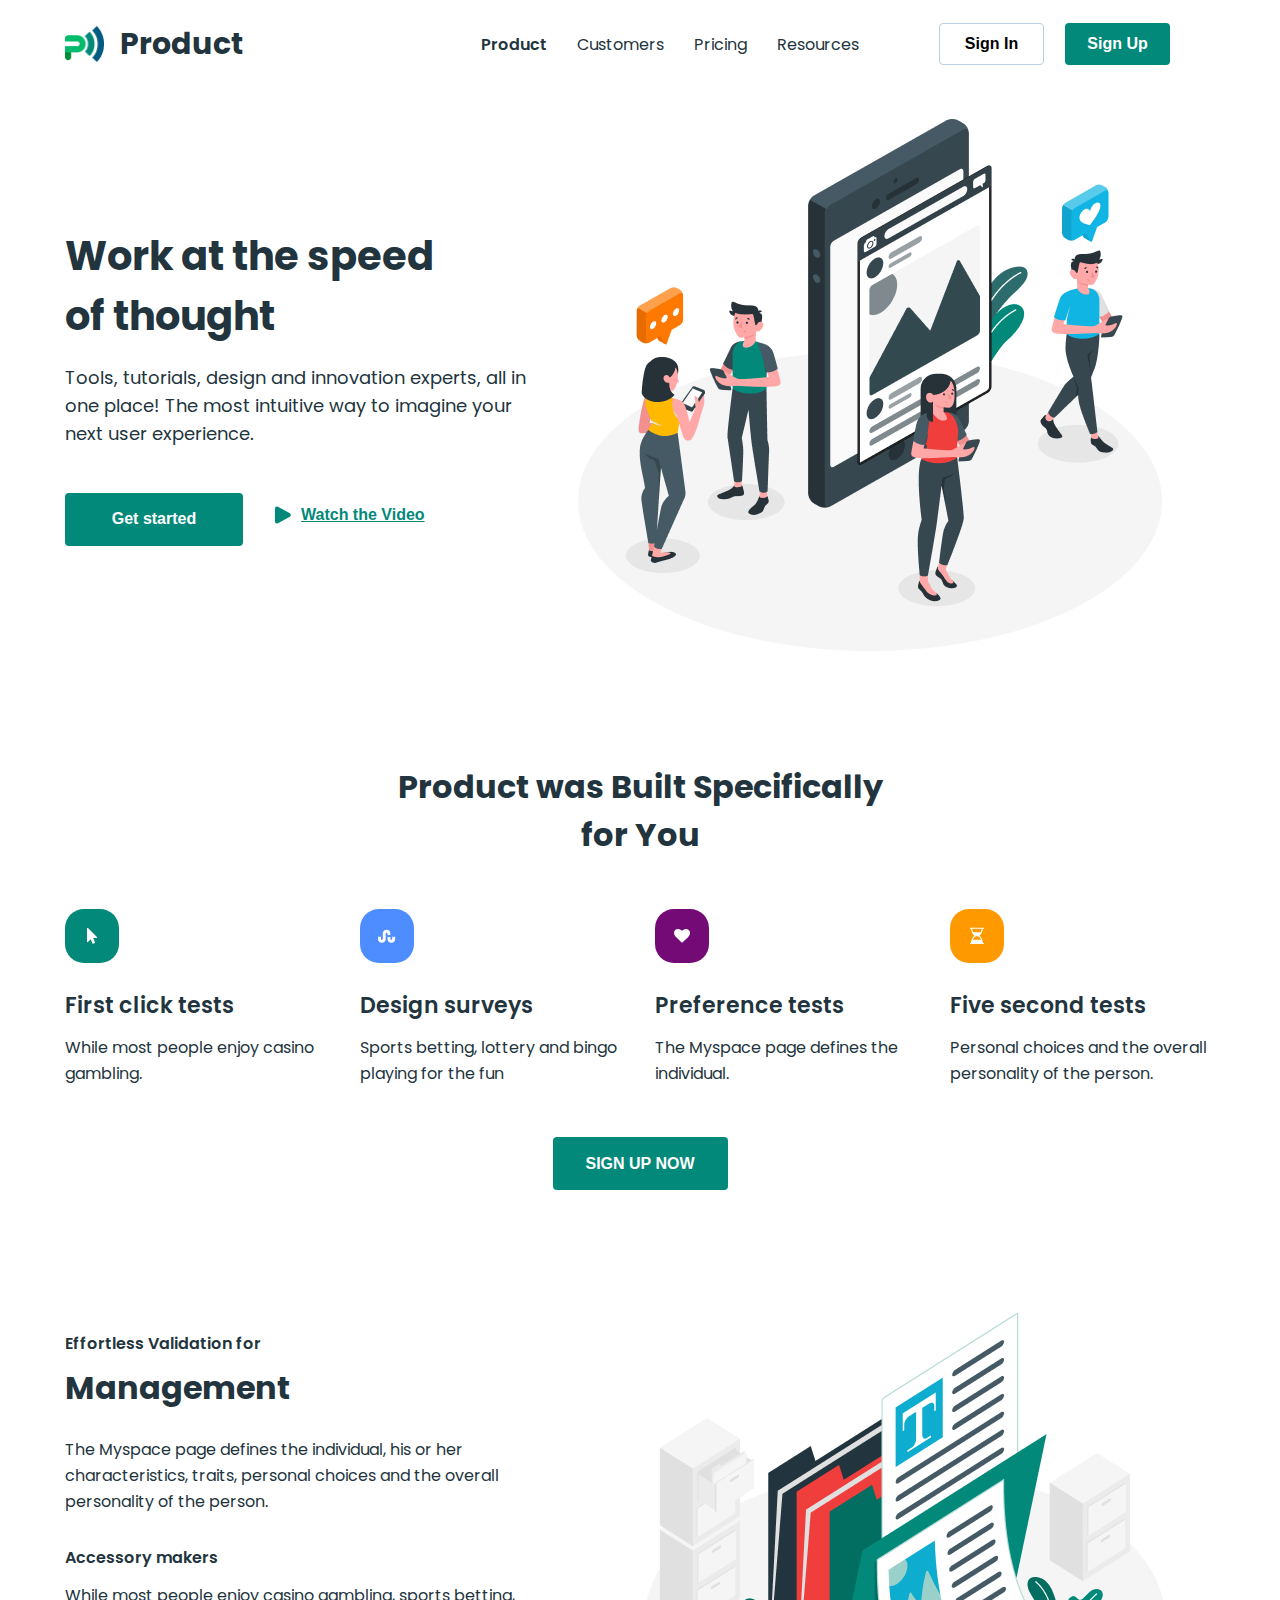
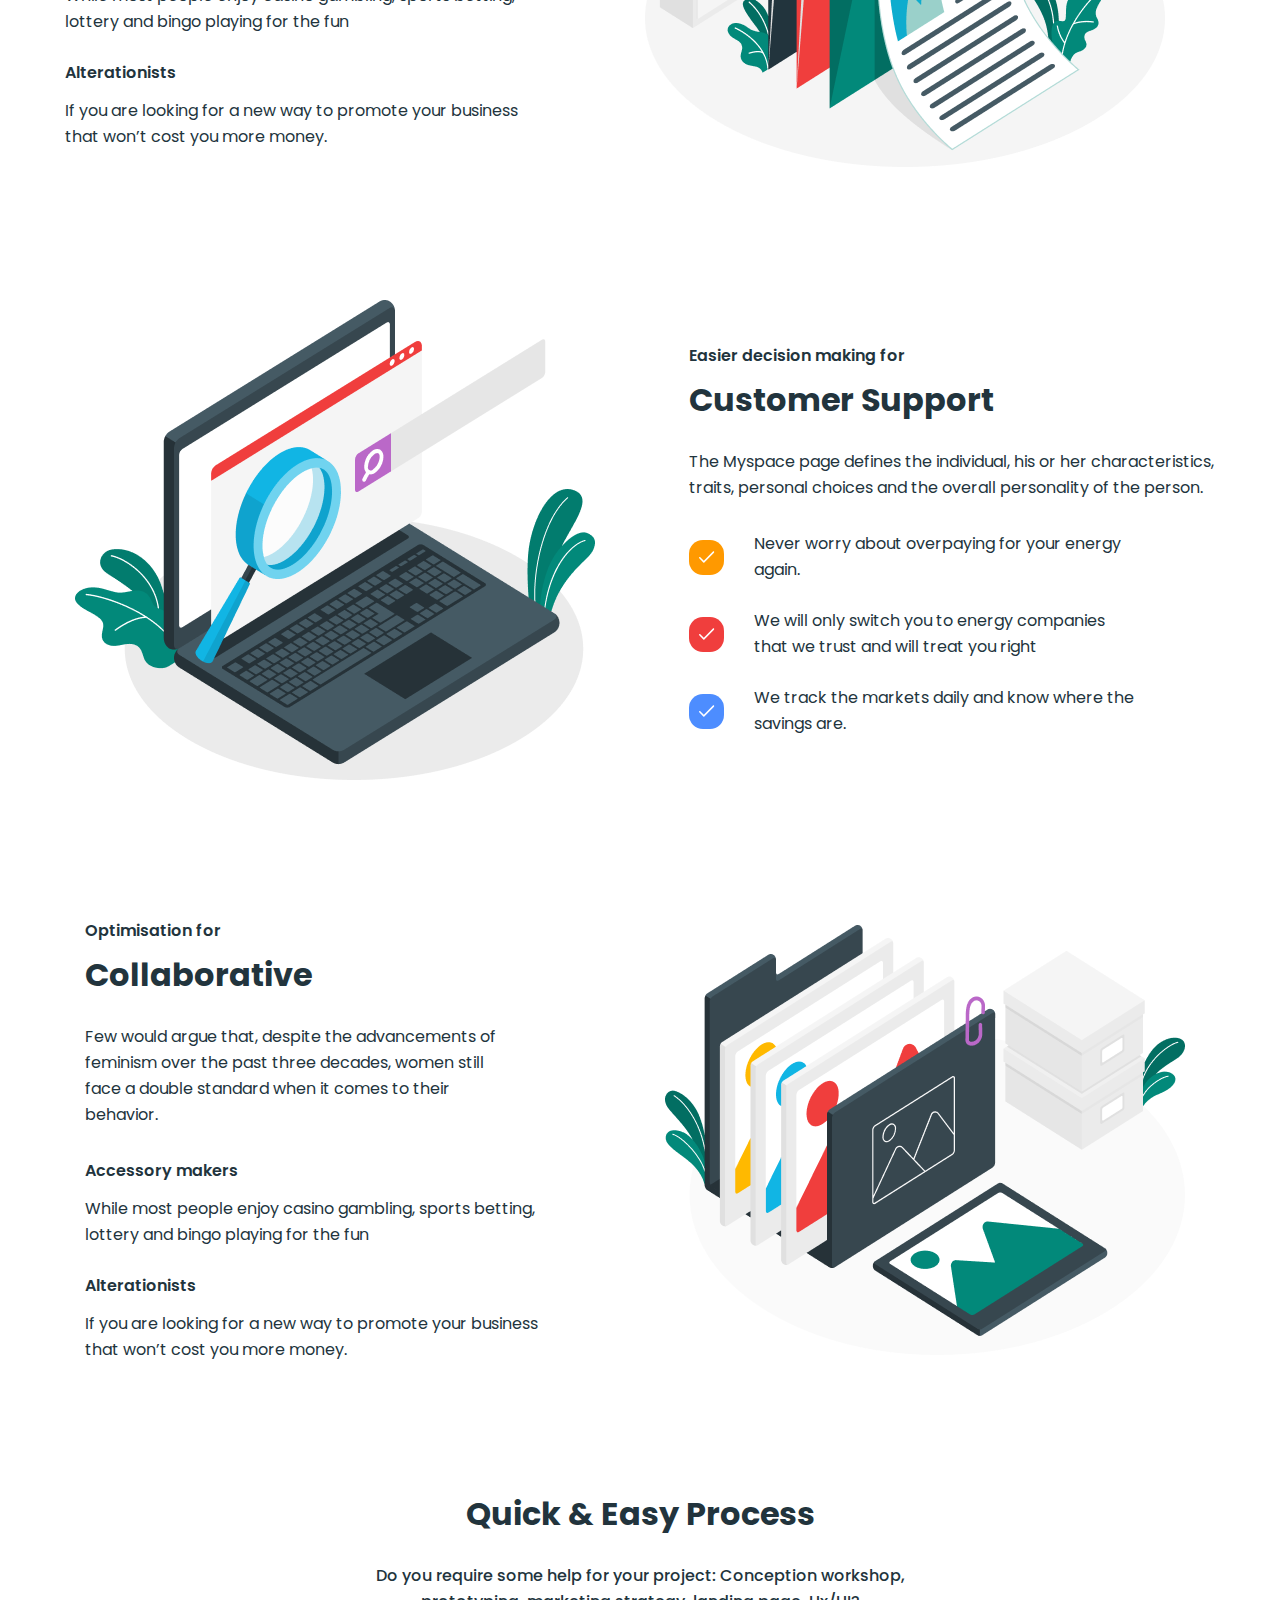
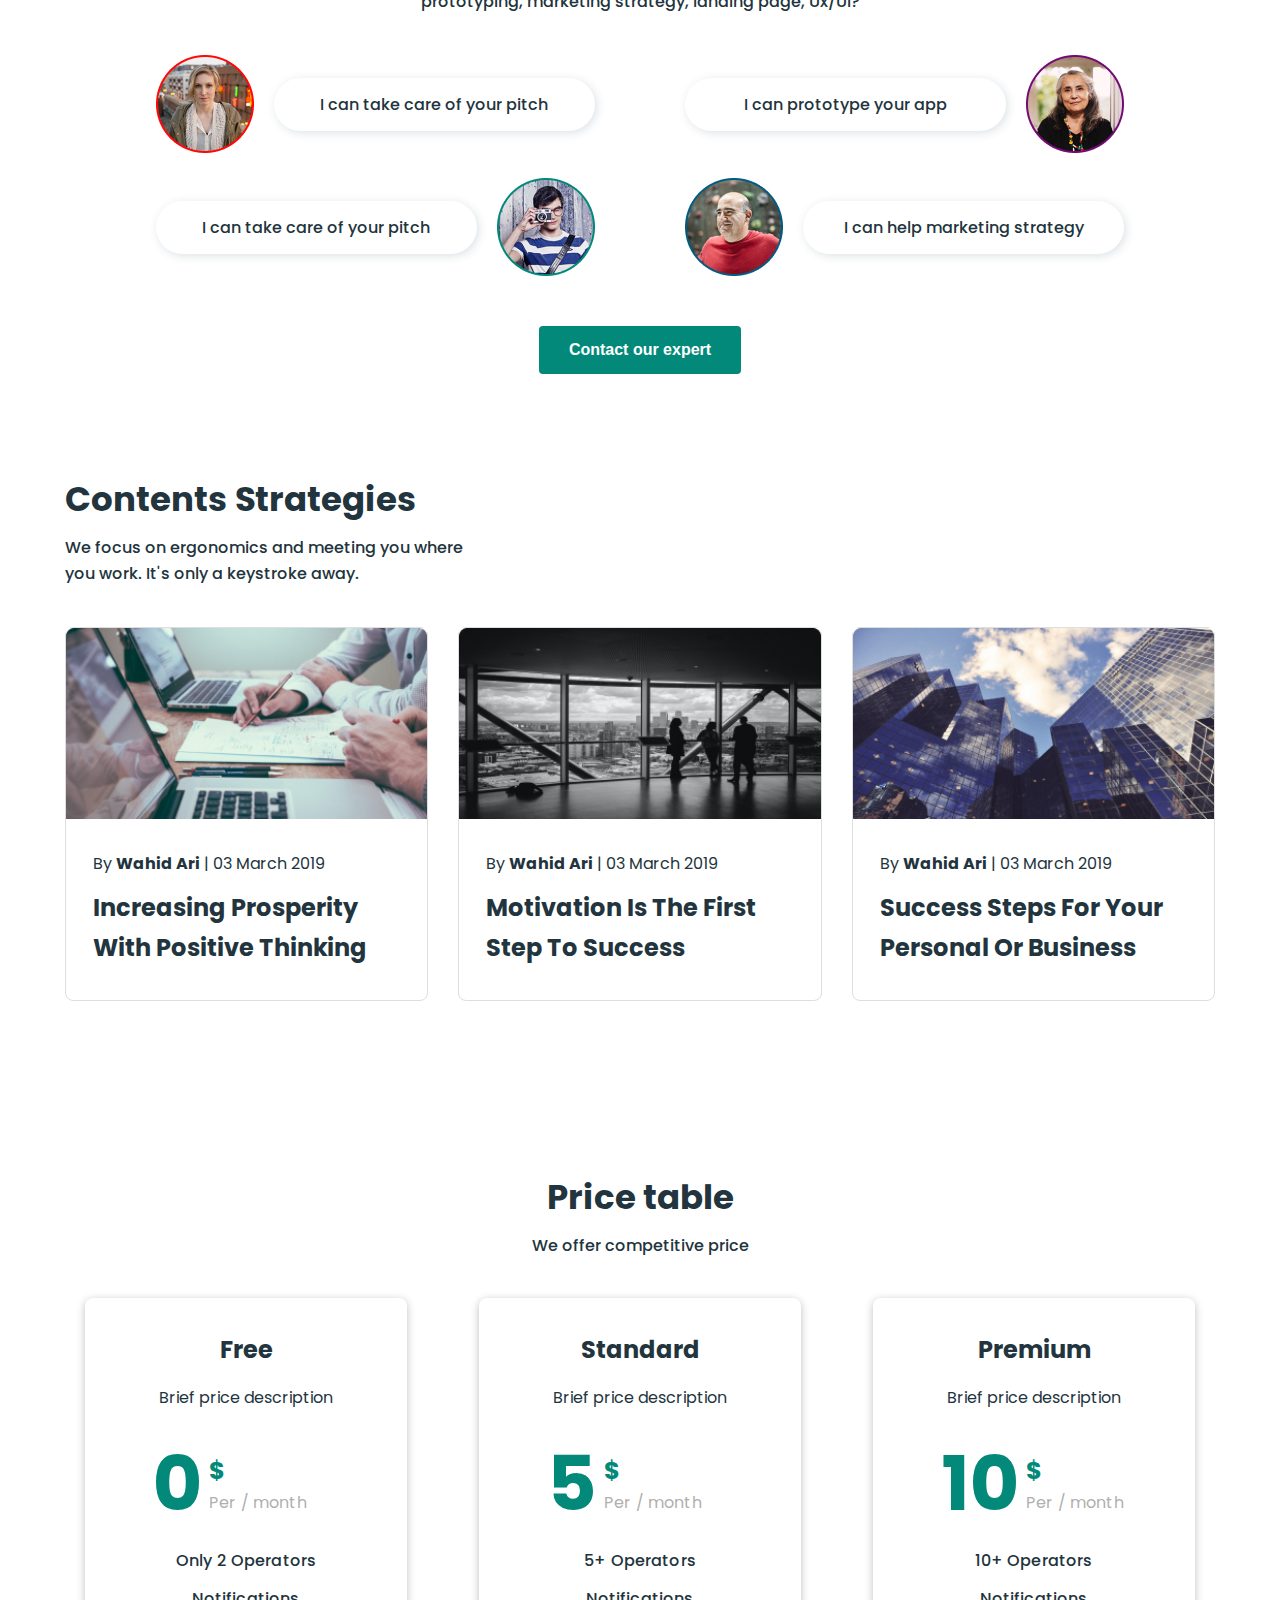
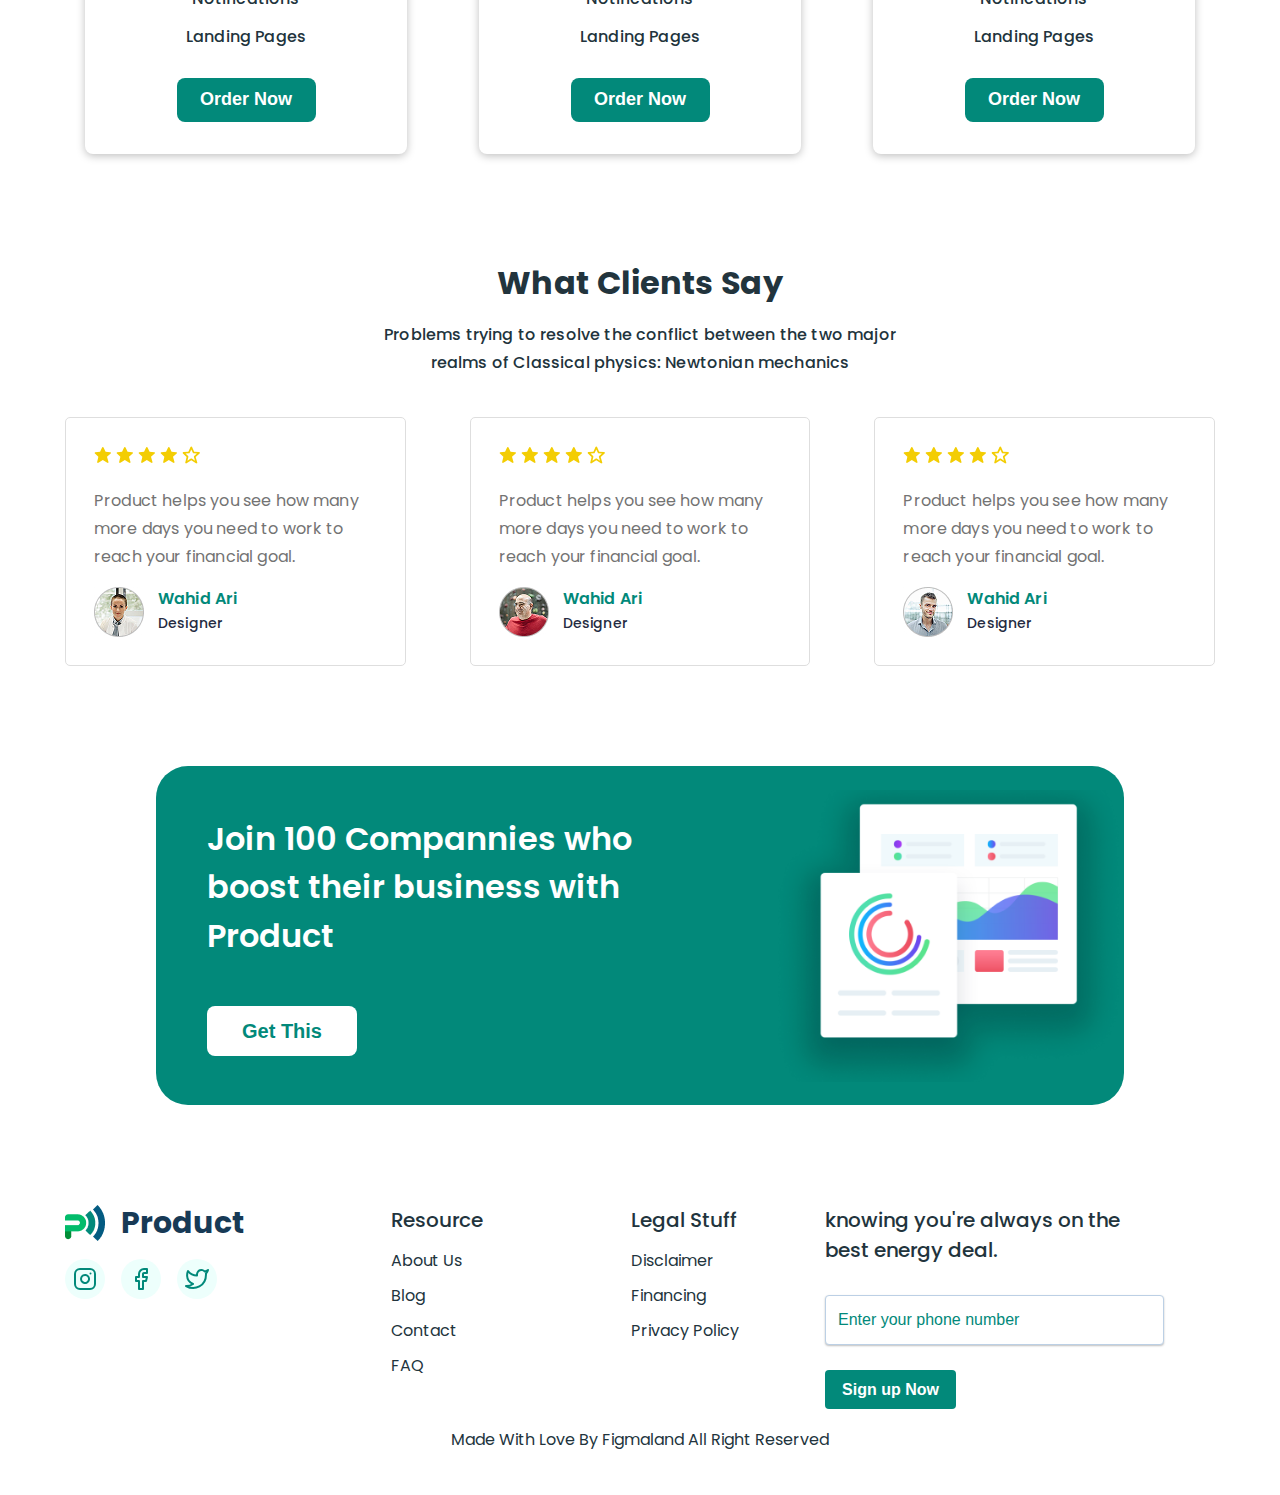
<file: index.html>
<!DOCTYPE html>
<html lang="en">
  <head>
    <meta charset="UTF-8" />
    <meta name="viewport" content="width=device-width, initial-scale=1.0" />
    <link
      rel="stylesheet"
      href="https://cdnjs.cloudflare.com/ajax/libs/modern-normalize/3.0.1/modern-normalize.min.css"
      integrity="sha512-q6WgHqiHlKyOqslT/lgBgodhd03Wp4BEqKeW6nNtlOY4quzyG3VoQKFrieaCeSnuVseNKRGpGeDU3qPmabCANg=="
      crossorigin="anonymous"
      referrerpolicy="no-referrer"
    />
    <link rel="preconnect" href="https://fonts.googleapis.com" />
    <link rel="preconnect" href="https://fonts.gstatic.com" crossorigin />
    <link
      href="https://fonts.googleapis.com/css2?family=Inter:ital,opsz,wght@0,14..32,100..900;1,14..32,100..900&family=Montserrat:ital,wght@0,100..900;1,100..900&family=Poppins:ital,wght@0,100;0,200;0,300;0,400;0,500;0,600;0,700;0,800;0,900;1,100;1,200;1,300;1,400;1,500;1,600;1,700;1,800;1,900&display=swap"
      rel="stylesheet"
    />
    <link rel="stylesheet" href="./styles/styles.css" />
    <title>Business promotion</title>
  </head>
  <body>
    <header class="header">
      <div class="container header_container">
        <nav class="navigation">
          <a class="logo-link" href="./index.html">
            <img
              class="logo"
              width="39"
              height="36"
              src="./images/logo.png"
              alt="logo"
            />Product</a
          >
          <ul class="navigation-list">
            <li class="navigation-item">
              <a href="./index.html" class="navigation-link active">Product</a>
            </li>
            <li class="navigation-item">
              <a href="./customers.html" class="navigation-link">Customers</a>
            </li>
            <li class="navigation-item">
              <a href="./pricing.html" class="navigation-link">Pricing</a>
            </li>
            <li class="navigation-item">
              <a href="./resources.html" class="navigation-link">Resources</a>
            </li>
          </ul>
        </nav>
        <ul class="button-list">
          <li class="button-item">
            <button type="button" class="navigation-button">Sign In</button>
          </li>
          <li class="button-item">
            <button type="button" class="navigation-button">Sign Up</button>
          </li>
        </ul>
      </div>
    </header>
    <main>
      <section class="hero">
        <div class="container hero_container">
          <div class="hero_box">
            <h1 class="hero-title">Work at the speed of thought</h1>
            <p class="hero-subtitle">
              Tools, tutorials, design and innovation experts, all in one place!
              The most intuitive way to imagine your next user experience.
            </p>
            <ul class="hero-list">
              <li class="hero-item">
                <button type="button" class="hero-button-start">
                  Get started
                </button>
              </li>
              <li class="hero-item">
                <button type="button" class="hero-button-video">
                  <svg class="play-icon" width="20" height="18">
                    <use href="./images/icons.svg#icon-triangle"></use>
                  </svg>
                  Watch the Video
                </button>
              </li>
            </ul>
          </div>
          <img src="./images/hero-img.png" alt="hero" class="hero-image" />
        </div>
      </section>
      <section class="product">
        <div class="container product_container">
          <h2 class="product-title">Product was Built Specifically for You</h2>
          <ul class="product-list">
            <li class="product-item">
              <div class="icon_container green">
                <svg class="icon" width="11" height="18">
                  <use href="./images/icons.svg#icon-cursor"></use>
                </svg>
              </div>
              <h3 class="product-item-title">First click tests</h3>
              <p class="product-item-subtitle">
                While most people enjoy casino gambling.
              </p>
            </li>
            <li class="product-item">
              <div class="icon_container blue">
                <svg class="icon" width="18" height="18">
                  <use href="./images/icons.svg#icon-zigzag"></use>
                </svg>
              </div>
              <h3 class="product-item-title">Design surveys</h3>
              <p class="product-item-subtitle">
                Sports betting, lottery and bingo playing for the fun
              </p>
            </li>
            <li class="product-item">
              <div class="icon_container purple">
                <svg class="icon" width="16" height="18">
                  <use href="./images/icons.svg#icon-heart"></use>
                </svg>
              </div>
              <h3 class="product-item-title">Preference tests</h3>
              <p class="product-item-subtitle">
                The Myspace page defines the individual.
              </p>
            </li>
            <li class="product-item">
              <div class="icon_container orange">
                <svg class="icon" width="14" height="18">
                  <use href="./images/icons.svg#icon-clock"></use>
                </svg>
              </div>
              <h3 class="product-item-title">Five second tests</h3>
              <p class="product-item-subtitle">
                Personal choices and the overall personality of the person.
              </p>
            </li>
          </ul>
          <button type="button" class="product-button">Sign up now</button>
        </div>
      </section>
      <section class="management">
        <div class="container management_container">
          <div class="management_box">
            <h2 class="management-title">
              Effortless Validation for
              <span class="title-span">Management</span>
            </h2>
            <p class="management-subtitle">
              The Myspace page defines the individual, his or her
              characteristics, traits, personal choices and the overall
              personality of the person.
            </p>
            <ul class="management-list">
              <li class="management-item">
                <h3 class="management-item-title">Accessory makers</h3>
                <p class="management-item-subtitle">
                  While most people enjoy casino gambling, sports betting,
                  lottery and bingo playing for the fun
                </p>
              </li>
              <li class="management-item">
                <h3 class="management-item-title">Alterationists</h3>
                <p class="management-item-subtitle">
                  If you are looking for a new way to promote your business that
                  won’t cost you more money.
                </p>
              </li>
            </ul>
          </div>
          <img
            src="./images/management-img.png"
            alt="img-management"
            width="540"
            height="500"
          />
        </div>
      </section>
      <section class="support">
        <div class="container support_container">
          <div class="support_box">
            <h2 class="support-title">
              Easier decision making for
              <span class="title-span">Customer Support</span>
            </h2>
            <p class="support-subtitle">
              The Myspace page defines the individual, his or her
              characteristics, traits, personal choices and the overall
              personality of the person.
            </p>
            <ul class="support-list">
              <li class="support-item">
                <div class="support-icon_container orange">
                  <svg class="tick-icon" width="16" height="12">
                    <use href="./images/icons.svg#icon-tick"></use>
                  </svg>
                </div>
                <p class="support-item-subtitle">
                  Never worry about overpaying for your energy again.
                </p>
              </li>
              <li class="support-item">
                <div class="support-icon_container red">
                  <svg class="tick-icon" width="16" height="12">
                    <use href="./images/icons.svg#icon-tick"></use>
                  </svg>
                </div>
                <p class="support-item-subtitle">
                  We will only switch you to energy companies that we trust and
                  will treat you right
                </p>
              </li>
              <li class="support-item">
                <div class="support-icon_container blue">
                  <svg class="tick-icon" width="16" height="12">
                    <use href="./images/icons.svg#icon-tick"></use>
                  </svg>
                </div>
                <p class="support-item-subtitle">
                  We track the markets daily and know where the savings are.
                </p>
              </li>
            </ul>
          </div>
          <img
            src="./images/support-img.png"
            alt="img-support"
            width="540"
            height="500"
          />
        </div>
      </section>
      <section class="collaborative">
        <div class="container collaborative_container">
          <div class="collaborative_box">
            <h2 class="collaborative-title">
              Optimisation for <span class="title-span">Collaborative</span>
            </h2>
            <p class="collaborative-subtitle">
              Few would argue that, despite the advancements of feminism over
              the past three decades, women still face a double standard when it
              comes to their behavior.
            </p>
            <ul class="collaborative-list">
              <li class="collaborative-item">
                <h3 class="collaborative-item-title">Accessory makers</h3>
                <p class="collaborative-item-subtitle">
                  While most people enjoy casino gambling, sports betting,
                  lottery and bingo playing for the fun
                </p>
              </li>
              <li class="collaborative-item">
                <h3 class="collaborative-item-title">Alterationists</h3>
                <p class="collaborative-item-subtitle">
                  If you are looking for a new way to promote your business that
                  won’t cost you more money.
                </p>
              </li>
            </ul>
          </div>
          <img
            src="./images/collaboration-img.png"
            alt="collaboration"
            width="540"
            height="500"
          />
        </div>
      </section>
      <section class="expert">
        <div class="container expert_container">
          <h2 class="expert-title">Quick & Easy Process</h2>
          <p class="expert-subtitle">
            Do you require some help for your project: Conception workshop,
            prototyping, marketing strategy, landing page, Ux/UI?
          </p>
          <ul class="expert-list">
            <li class="expert-item">
              <img src="./images/person1.jpg" alt="person1" />
              <p class="expert-item-subtitle">I can take care of your pitch</p>
            </li>
            <li class="expert-item flow">
              <img src="./images/person2.jpg" alt="person2" />
              <p class="expert-item-subtitle">I can prototype your app</p>
            </li>
            <li class="expert-item flow">
              <img src="./images/person3.jpg" alt="person3" />
              <p class="expert-item-subtitle">I can take care of your pitch</p>
            </li>
            <li class="expert-item">
              <img src="./images/person4.jpg" alt="person4" />
              <p class="expert-item-subtitle">I can help marketing strategy</p>
            </li>
          </ul>
          <button type="button" class="expert-button">
            Contact our expert
          </button>
        </div>
      </section>
      <section class="strategies">
        <div class="container strategies_container">
          <h2 class="strategies-title">Contents Strategies</h2>
          <p class="strategies-subtitle">
            We focus on ergonomics and meeting you where you work. It's only a
            keystroke away.
          </p>
          <ul class="strategies-list">
            <li class="strategies-item">
              <img src="./images/news1.jpg" alt="news1" />
              <div class="strategies_box">
                <p class="strategies-item-subtitle">
                  By <span class="strategies-subtitle_span">Wahid Ari</span> |
                  03 March 2019
                </p>
                <h3 class="strategies-item-title">
                  Increasing Prosperity With Positive Thinking
                </h3>
              </div>
            </li>
            <li class="strategies-item">
              <img src="./images/news2.jpg" alt="news2" />
              <div class="strategies_box">
                <p class="strategies-item-subtitle">
                  By <span class="strategies-subtitle_span">Wahid Ari</span> |
                  03 March 2019
                </p>
                <h3 class="strategies-item-title">
                  Motivation Is The First Step To Success
                </h3>
              </div>
            </li>
            <li class="strategies-item">
              <img src="./images/news3.jpg" alt="news3" />
              <div class="strategies_box">
                <p class="strategies-item-subtitle">
                  By <span class="strategies-subtitle_span">Wahid Ari</span> |
                  03 March 2019
                </p>
                <h3 class="strategies-item-title">
                  Success Steps For Your Personal Or Business
                </h3>
              </div>
            </li>
          </ul>
        </div>
      </section>
      <section class="price">
        <div class="container price_container">
          <h2 class="price-title">Price table</h2>
          <p class="price-subtitle">We offer competitive price</p>
          <ul class="price-list">
            <li class="price-item">
              <div class="price_box">
                <h3 class="price-item-title">Free</h3>
                <p class="price-item-subtitle">Brief price description</p>
                <div class="card_box">
                  <h4 class="price-item-price">0</h4>
                  <div>
                    <p class="price-item-currency">$</p>
                    <p class="price-item-duration">Per / month</p>
                  </div>
                </div>
                <ul class="price-item-list">
                  <li class="price-item-item">
                    <h5 class="price-item-item-title">Only 2 Operators</h5>
                  </li>
                  <li class="price-item-item">
                    <h5 class="price-item-item-title">Notifications</h5>
                  </li>
                  <li class="price-item-item">
                    <h5 class="price-item-item-title">Landing Pages</h5>
                  </li>
                </ul>
                <button type="button" class="price-item-button">
                  Order Now
                </button>
              </div>
            </li>
            <li class="price-item">
              <div class="price_box">
                <h3 class="price-item-title">Standard</h3>
                <p class="price-item-subtitle">Brief price description</p>
                <div class="card_box">
                  <h4 class="price-item-price">5</h4>
                  <div>
                    <p class="price-item-currency">$</p>
                    <p class="price-item-duration">Per / month</p>
                  </div>
                </div>
                <ul class="price-item-list">
                  <li class="price-item-item">
                    <h5 class="price-item-item-title">5+ Operators</h5>
                  </li>
                  <li class="price-item-item">
                    <h5 class="price-item-item-title">Notifications</h5>
                  </li>
                  <li class="price-item-item">
                    <h5 class="price-item-item-title">Landing Pages</h5>
                  </li>
                </ul>
                <button type="button" class="price-item-button">
                  Order Now
                </button>
              </div>
            </li>
            <li class="price-item">
              <div class="price_box">
                <h3 class="price-item-title">Premium</h3>
                <p class="price-item-subtitle">Brief price description</p>
                <div class="card_box">
                  <h4 class="price-item-price">10</h4>
                  <div>
                    <p class="price-item-currency">$</p>
                    <p class="price-item-duration">Per / month</p>
                  </div>
                </div>
                <ul class="price-item-list">
                  <li class="price-item-item">
                    <h5 class="price-item-item-title">10+ Operators</h5>
                  </li>
                  <li class="price-item-item">
                    <h5 class="price-item-item-title">Notifications</h5>
                  </li>
                  <li class="price-item-item">
                    <h5 class="price-item-item-title">Landing Pages</h5>
                  </li>
                </ul>
                <button type="button" class="price-item-button">
                  Order Now
                </button>
              </div>
            </li>
          </ul>
        </div>
      </section>
      <section class="feedback">
        <div class="container feedback_container">
          <h2 class="feedback-title">What Clients Say</h2>
          <p class="feedback-subtitle">
            Problems trying to resolve the conflict between the two major realms
            of Classical physics: Newtonian mechanics
          </p>
          <ul class="feedback-list">
            <li class="feedback-item">
              <div class="feedback_card">
                <svg class="feedback-icon" width="18" height="18">
                  <use href="./images/icons.svg#icon-star"></use>
                </svg>
                <svg class="feedback-icon" width="18" height="18">
                  <use href="./images/icons.svg#icon-star"></use>
                </svg>
                <svg class="feedback-icon" width="18" height="18">
                  <use href="./images/icons.svg#icon-star"></use>
                </svg>
                <svg class="feedback-icon" width="18" height="18">
                  <use href="./images/icons.svg#icon-star"></use>
                </svg>
                <svg class="feedback-icon" width="18" height="18">
                  <use href="./images/icons.svg#icon-unfill-star"></use>
                </svg>
                <p class="feedback-item-subtitle">
                  Product helps you see how many more days you need to work to
                  reach your financial goal.
                </p>
                <div class="feedback_box">
                  <img src="./images/feedback1.jpg" alt="feedback" />
                  <div>
                    <h3 class="feedback-item-name">Wahid Ari</h3>
                    <h4 class="feedback-item-position">Designer</h4>
                  </div>
                </div>
              </div>
            </li>
            <li class="feedback-item">
              <div class="feedback_card">
                <svg class="feedback-icon" width="18" height="18">
                  <use href="./images/icons.svg#icon-star"></use>
                </svg>
                <svg class="feedback-icon" width="18" height="18">
                  <use href="./images/icons.svg#icon-star"></use>
                </svg>
                <svg class="feedback-icon" width="18" height="18">
                  <use href="./images/icons.svg#icon-star"></use>
                </svg>
                <svg class="feedback-icon" width="18" height="18">
                  <use href="./images/icons.svg#icon-star"></use>
                </svg>
                <svg class="feedback-icon" width="18" height="18">
                  <use href="./images/icons.svg#icon-unfill-star"></use>
                </svg>
                <p class="feedback-item-subtitle">
                  Product helps you see how many more days you need to work to
                  reach your financial goal.
                </p>
                <div class="feedback_box">
                  <img src="./images/feedback2.jpg" alt="feedback" />
                  <div>
                    <h3 class="feedback-item-name">Wahid Ari</h3>
                    <h4 class="feedback-item-position">Designer</h4>
                  </div>
                </div>
              </div>
            </li>
            <li class="feedback-item">
              <div class="feedback_card">
                <svg class="feedback-icon" width="18" height="18">
                  <use href="./images/icons.svg#icon-star"></use>
                </svg>
                <svg class="feedback-icon" width="18" height="18">
                  <use href="./images/icons.svg#icon-star"></use>
                </svg>
                <svg class="feedback-icon" width="18" height="18">
                  <use href="./images/icons.svg#icon-star"></use>
                </svg>
                <svg class="feedback-icon" width="18" height="18">
                  <use href="./images/icons.svg#icon-star"></use>
                </svg>
                <svg class="feedback-icon" width="18" height="18">
                  <use href="./images/icons.svg#icon-unfill-star"></use>
                </svg>
                <p class="feedback-item-subtitle">
                  Product helps you see how many more days you need to work to
                  reach your financial goal.
                </p>
                <div class="feedback_box">
                  <img src="./images/feedback3.jpg" alt="feedback" />
                  <div>
                    <h3 class="feedback-item-name">Wahid Ari</h3>
                    <h4 class="feedback-item-position">Designer</h4>
                  </div>
                </div>
              </div>
            </li>
          </ul>
        </div>
      </section>
      <section class="promotion">
        <div class="promotion_container">
          <div class="promotion_box">
            <h2 class="promotion-title">
              Join 100 Compannies who boost their business with Product
            </h2>
            <button type="button" class="promotion-button">Get This</button>
          </div>
          <img src="./images/promo.png" alt="promo" width="351" />
        </div>
      </section>
    </main>
    <footer class="footer">
      <div class="container">
        <div class="footer_container">
          <div class="logo_container">
            <a href="./index.html" class="logo-link-footer">
              <img
                src="./images/logo.png"
                alt="logo"
                class="logo-footer"
              />Product
            </a>
            <div class="social-media_container">
              <ul class="social-media-list">
                <li class="social-media-item">
                  <a href="#" class="social-media-link">
                    <svg class="social-media-icon" width="24" height="24">
                      <use href="./images/icons.svg#icon-instagram"></use>
                    </svg>
                  </a>
                </li>
                <li class="social-media-item">
                  <a href="#" class="social-media-link">
                    <svg class="social-media-icon" width="24" height="24">
                      <use href="./images/icons.svg#icon-facebook"></use>
                    </svg>
                  </a>
                </li>
                <li class="social-media-item">
                  <a href="#" class="social-media-link">
                    <svg class="social-media-icon" width="24" height="24">
                      <use href="./images/icons.svg#icon-twitter"></use>
                    </svg>
                  </a>
                </li>
              </ul>
            </div>
          </div>
          <div class="resource_container">
            <h3 class="footer-title">Resource</h3>
            <ul class="footer-list">
              <li class="footer-item">
                <a href="#" class="footer-item-link">About Us</a>
              </li>
              <li class="footer-item">
                <a href="#" class="footer-item-link">Blog</a>
              </li>
              <li class="footer-item">
                <a href="#" class="footer-item-link">Contact</a>
              </li>
              <li class="footer-item">
                <a href="#" class="footer-item-link">FAQ</a>
              </li>
            </ul>
          </div>
          <div class="stuff_container">
            <h3 class="footer-title">Legal Stuff</h3>
            <ul class="footer-list">
              <li class="footer-item">
                <a href="#" class="footer-item-link">Disclaimer</a>
              </li>
              <li class="footer-item">
                <a href="#" class="footer-item-link">Financing</a>
              </li>
              <li class="footer-item">
                <a href="#" class="footer-item-link">Privacy Policy</a>
              </li>
            </ul>
          </div>
          <div class="input_container">
            <h3 class="input-title">
              knowing you're always on the best energy deal.
            </h3>
            <form class="footer-form" name="footer_form" autocomplete="off">
              <input
                class="footer-input"
                type="text"
                name="phone_number"
                placeholder="Enter your phone number"
              />
              <button type="submit" class="footer-button">Sign up Now</button>
            </form>
          </div>
        </div>
        <p class="footer-subtitle">
          Made With Love By Figmaland All Right Reserved
        </p>
      </div>
    </footer>
  </body>
</html>
</file>
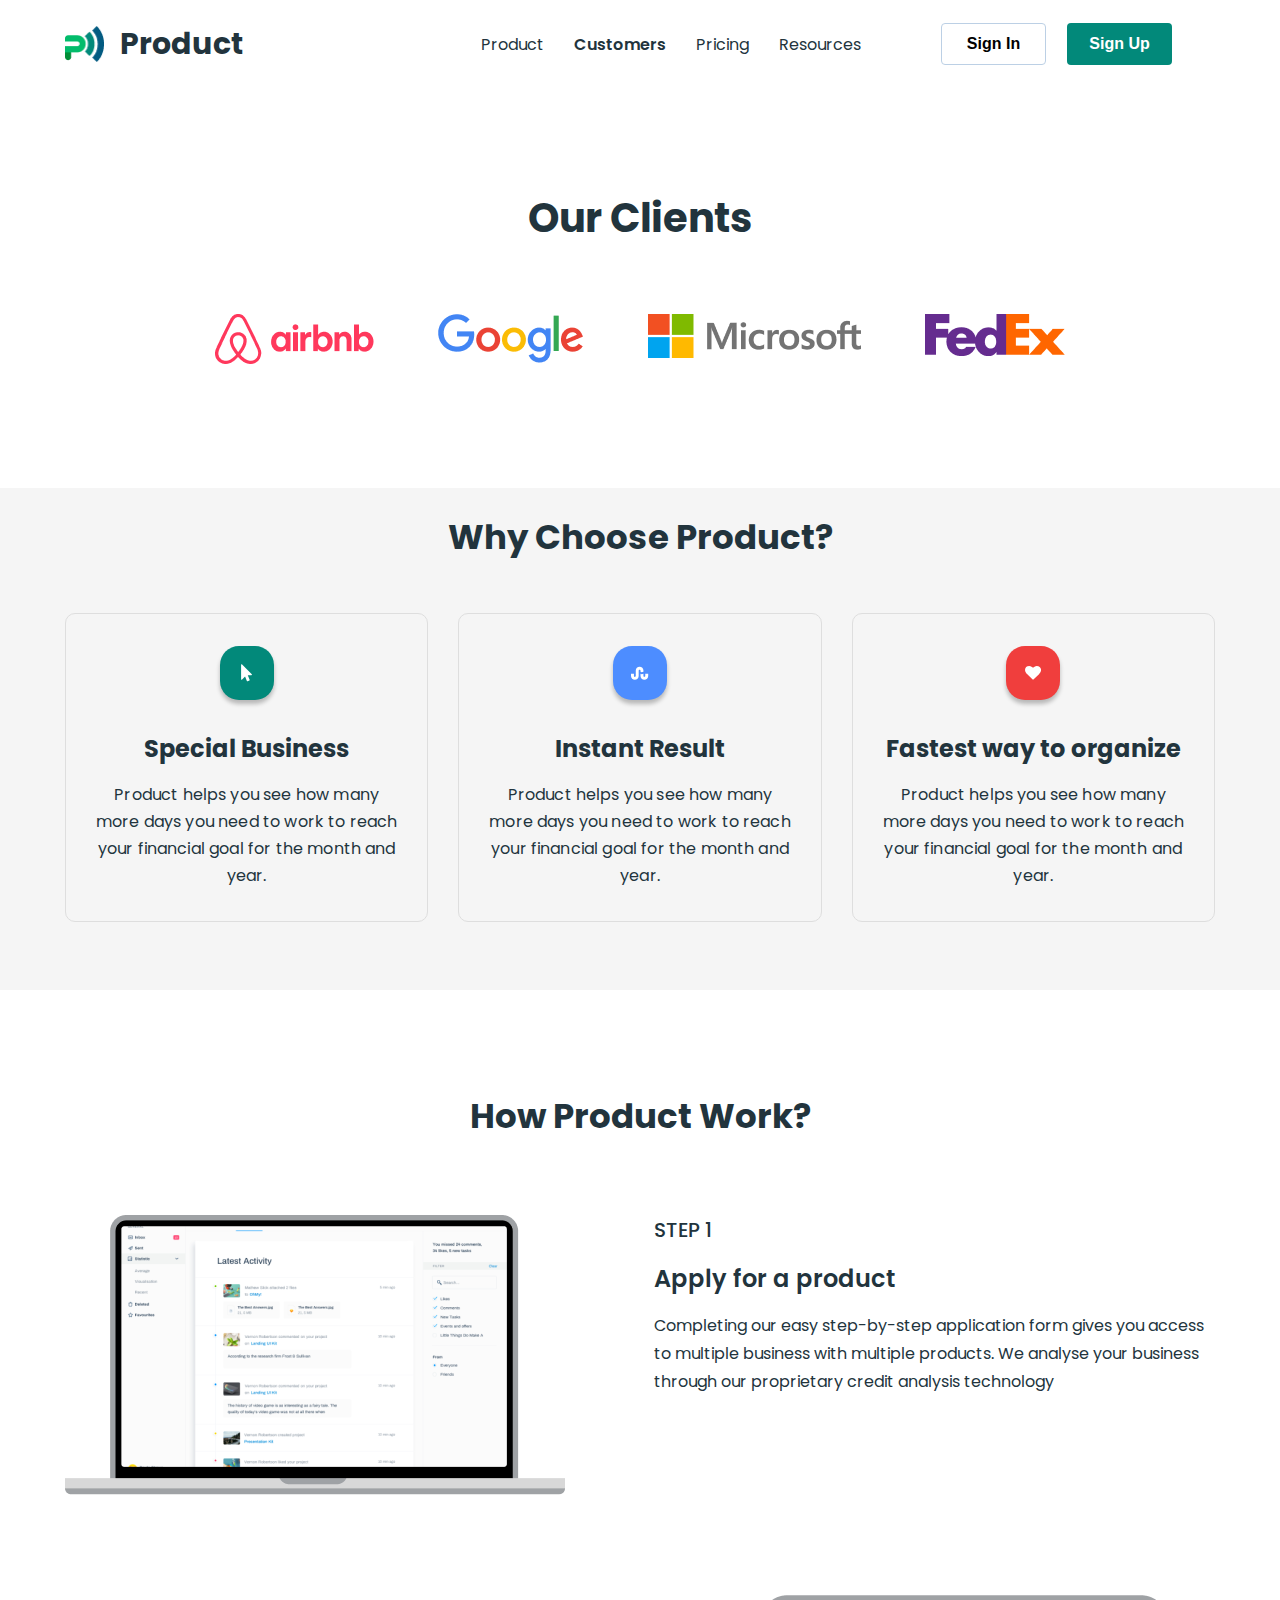
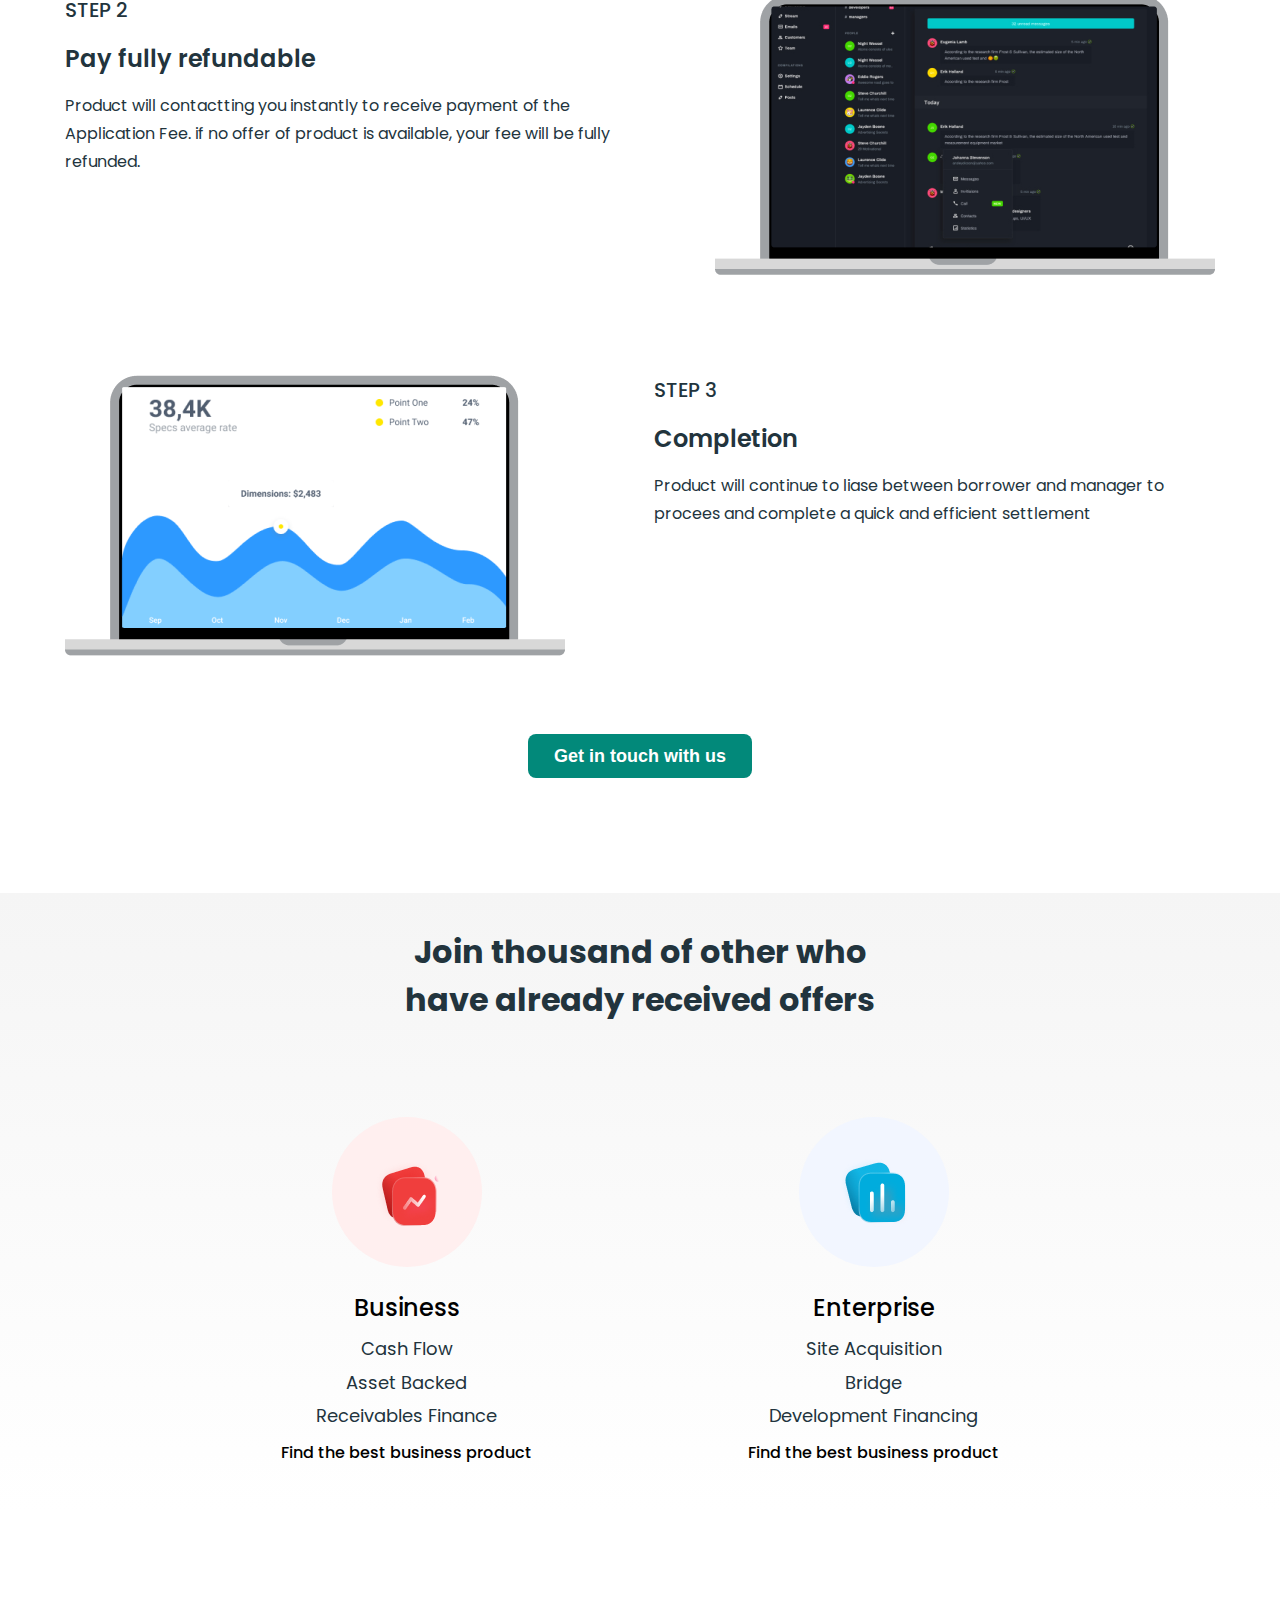
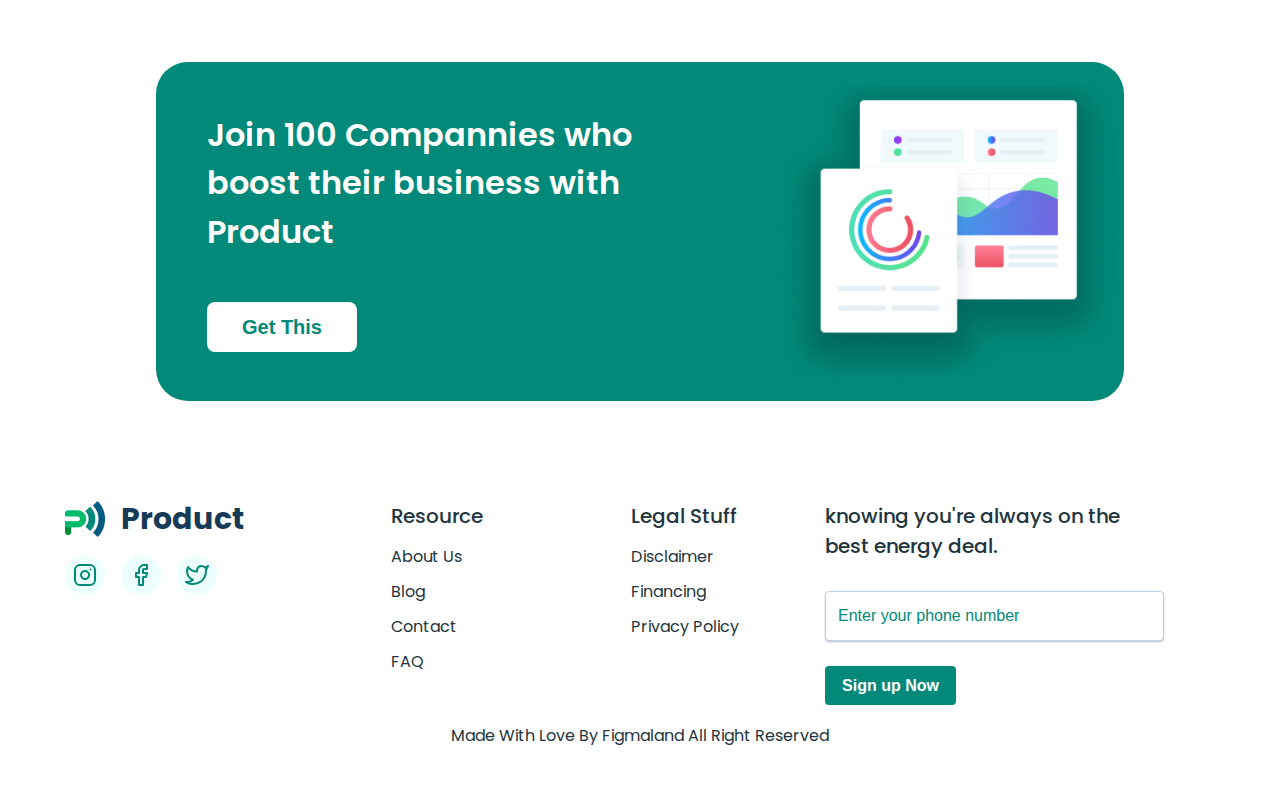
<file: customers.html>
<!DOCTYPE html>
<html lang="en">
  <head>
    <meta charset="UTF-8" />
    <meta name="viewport" content="width=device-width, initial-scale=1.0" />
    <link
      rel="stylesheet"
      href="https://cdnjs.cloudflare.com/ajax/libs/modern-normalize/3.0.1/modern-normalize.min.css"
      integrity="sha512-q6WgHqiHlKyOqslT/lgBgodhd03Wp4BEqKeW6nNtlOY4quzyG3VoQKFrieaCeSnuVseNKRGpGeDU3qPmabCANg=="
      crossorigin="anonymous"
      referrerpolicy="no-referrer"
    />
    <link rel="preconnect" href="https://fonts.googleapis.com" />
    <link rel="preconnect" href="https://fonts.gstatic.com" crossorigin />
    <link
      href="https://fonts.googleapis.com/css2?family=Inter:ital,opsz,wght@0,14..32,100..900;1,14..32,100..900&family=Montserrat:ital,wght@0,100..900;1,100..900&family=Poppins:ital,wght@0,100;0,200;0,300;0,400;0,500;0,600;0,700;0,800;0,900;1,100;1,200;1,300;1,400;1,500;1,600;1,700;1,800;1,900&display=swap"
      rel="stylesheet"
    />
    <link rel="stylesheet" href="./styles/customers.css" />
    <title>Business promotion</title>
  </head>
  <body>
    <header class="header">
      <div class="container header_container">
        <nav class="navigation">
          <a class="logo-link" href="./index.html">
            <img
              class="logo"
              width="39"
              height="36"
              src="./images/logo.png"
              alt="logo"
            />Product</a
          >
          <ul class="navigation-list">
            <li class="navigation-item">
              <a href="./index.html" class="navigation-link">Product</a>
            </li>
            <li class="navigation-item">
              <a href="./customers.html" class="navigation-link active"
                >Customers</a
              >
            </li>
            <li class="navigation-item">
              <a href="./pricing.html" class="navigation-link">Pricing</a>
            </li>
            <li class="navigation-item">
              <a href="./resources.html" class="navigation-link">Resources</a>
            </li>
          </ul>
        </nav>
        <ul class="button-list">
          <li class="button-item">
            <button type="button" class="navigation-button">Sign In</button>
          </li>
          <li class="button-item">
            <button type="button" class="navigation-button">Sign Up</button>
          </li>
        </ul>
      </div>
    </header>
    <main>
      <section class="hero">
        <div class="container hero_container">
          <h1 class="hero-title">Our Clients</h1>
          <ul class="hero-list">
            <li class="hero-item">
              <img src="./images/Airbnb Logo.png" alt="airbnb" />
            </li>
            <li class="hero-item">
              <img src="./images/Google Logo.png" alt="google" />
            </li>
            <li class="hero-item">
              <img src="./images/Microsoft Logo.png" alt="microsoft" />
            </li>
            <li class="hero-item">
              <img src="./images/FedEx Logo.png" alt="fedex" />
            </li>
          </ul>
        </div>
      </section>
      <section class="product">
        <div class="container product_container">
          <h2 class="product-title">Why Choose Product?</h2>
          <ul class="product-list">
            <li class="product-item">
              <div class="icon_container green">
                <svg class="product-item-icon" width="12" height="18">
                  <use href="./images/icons.svg#icon-cursor"></use>
                </svg>
              </div>
              <h3 class="product-item-title">Special Business</h3>
              <p class="product-item-subtitle">
                Product helps you see how many more days you need to work to
                reach your financial goal for the month and year.
              </p>
            </li>
            <li class="product-item">
              <div class="icon_container blue">
                <svg class="product-item-icon" width="18" height="18">
                  <use href="./images/icons.svg#icon-zigzag"></use>
                </svg>
              </div>
              <h3 class="product-item-title">Instant Result</h3>
              <p class="product-item-subtitle">
                Product helps you see how many more days you need to work to
                reach your financial goal for the month and year.
              </p>
            </li>
            <li class="product-item">
              <div class="icon_container red">
                <svg class="product-item-icon" width="16" height="18">
                  <use href="./images/icons.svg#icon-heart"></use>
                </svg>
              </div>
              <h3 class="product-item-title">Fastest way to organize</h3>
              <p class="product-item-subtitle">
                Product helps you see how many more days you need to work to
                reach your financial goal for the month and year.
              </p>
            </li>
          </ul>
        </div>
      </section>
      <section class="work">
        <div class="container work_container">
          <h2 class="work-title">How Product Work?</h2>
          <ul class="work-list">
            <li class="work-item">
              <div class="work-item_box">
                <img src="./images/mac1.png" alt="mac" />
                <div class="work-item_container">
                  <p class="work-item-step">STEP 1</p>
                  <h3 class="work-item-title">Apply for a product</h3>
                  <p class="work-item-subtitle">
                    Completing our easy step-by-step application form gives you
                    access to multiple business with multiple products. We
                    analyse your business through our proprietary credit
                    analysis technology
                  </p>
                </div>
              </div>
            </li>
            <li class="work-item">
              <div class="work-item_box reverse">
                <img src="./images/mac2.png" alt="mac" />
                <div class="work-item_container">
                  <p class="work-item-step">STEP 2</p>
                  <h3 class="work-item-title">Pay fully refundable</h3>
                  <p class="work-item-subtitle">
                    Product will contactting you instantly to receive payment of
                    the Application Fee. if no offer of product is available,
                    your fee will be fully refunded.
                  </p>
                </div>
              </div>
            </li>
            <li class="work-item">
              <div class="work-item_box">
                <img src="./images/mac3.png" alt="mac" />
                <div class="work-item_container">
                  <p class="work-item-step">STEP 3</p>
                  <h3 class="work-item-title">Completion</h3>
                  <p class="work-item-subtitle">
                    Product will continue to liase between borrower and manager
                    to procees and complete a quick and efficient settlement
                  </p>
                </div>
              </div>
            </li>
          </ul>
          <button type="button" class="work-button">
            Get in touch with us
          </button>
        </div>
      </section>
      <section class="offers">
        <div class="container offers_container">
          <h2 class="offers-title">
            Join thousand of other who have already received offers
          </h2>
          <ul class="offers-list">
            <li class="offers-item">
              <div class="offers-icon offer-red">
                <img src="./images/Activity.png" alt="activity" />
              </div>
              <h3 class="offers-item-title">Business</h3>
              <ul class="offers-item-list">
                <li class="offers-item-item">
                  <p class="offers-item-item-subtitle">Cash Flow</p>
                </li>
                <li class="offers-item-item">
                  <p class="offers-item-item-subtitle">Asset Backed</p>
                </li>
                <li class="offers-item-item">
                  <p class="offers-item-item-subtitle">Receivables Finance</p>
                </li>
              </ul>
              <h4 class="offers-item-lowtitle">
                Find the best business product
              </h4>
            </li>
            <li class="offers-item">
              <div class="offers-icon offer-blue">
                <img src="./images/Chart.png" alt="chart" />
              </div>
              <h3 class="offers-item-title">Enterprise</h3>
              <ul class="offers-item-list">
                <li class="offers-item-item">
                  <p class="offers-item-item-subtitle">Site Acquisition</p>
                </li>
                <li class="offers-item-item">
                  <p class="offers-item-item-subtitle">Bridge</p>
                </li>
                <li class="offers-item-item">
                  <p class="offers-item-item-subtitle">Development Financing</p>
                </li>
              </ul>
              <h4 class="offers-item-lowtitle">
                Find the best business product
              </h4>
            </li>
          </ul>
        </div>
      </section>
      <section class="promotion">
        <div class="promotion_container">
          <div class="promotion_box">
            <h2 class="promotion-title">
              Join 100 Compannies who boost their business with Product
            </h2>
            <button type="button" class="promotion-button">Get This</button>
          </div>
          <img src="./images/promo.png" alt="promo" width="351" />
        </div>
      </section>
    </main>
    <footer class="footer">
      <div class="container">
        <div class="footer_container">
          <div class="logo_container">
            <a href="./index.html" class="logo-link-footer">
              <img
                src="./images/logo.png"
                alt="logo"
                class="logo-footer"
              />Product
            </a>
            <div class="social-media_container">
              <ul class="social-media-list">
                <li class="social-media-item">
                  <a href="#" class="social-media-link">
                    <svg class="social-media-icon" width="24" height="24">
                      <use href="./images/icons.svg#icon-instagram"></use>
                    </svg>
                  </a>
                </li>
                <li class="social-media-item">
                  <a href="#" class="social-media-link">
                    <svg class="social-media-icon" width="24" height="24">
                      <use href="./images/icons.svg#icon-facebook"></use>
                    </svg>
                  </a>
                </li>
                <li class="social-media-item">
                  <a href="#" class="social-media-link">
                    <svg class="social-media-icon" width="24" height="24">
                      <use href="./images/icons.svg#icon-twitter"></use>
                    </svg>
                  </a>
                </li>
              </ul>
            </div>
          </div>
          <div class="resource_container">
            <h3 class="footer-title">Resource</h3>
            <ul class="footer-list">
              <li class="footer-item">
                <a href="#" class="footer-item-link">About Us</a>
              </li>
              <li class="footer-item">
                <a href="#" class="footer-item-link">Blog</a>
              </li>
              <li class="footer-item">
                <a href="#" class="footer-item-link">Contact</a>
              </li>
              <li class="footer-item">
                <a href="#" class="footer-item-link">FAQ</a>
              </li>
            </ul>
          </div>
          <div class="stuff_container">
            <h3 class="footer-title">Legal Stuff</h3>
            <ul class="footer-list">
              <li class="footer-item">
                <a href="#" class="footer-item-link">Disclaimer</a>
              </li>
              <li class="footer-item">
                <a href="#" class="footer-item-link">Financing</a>
              </li>
              <li class="footer-item">
                <a href="#" class="footer-item-link">Privacy Policy</a>
              </li>
            </ul>
          </div>
          <div class="input_container">
            <h3 class="input-title">
              knowing you're always on the best energy deal.
            </h3>
            <form class="footer-form" name="footer_form" autocomplete="off">
              <input
                class="footer-input"
                type="text"
                name="phone_number"
                placeholder="Enter your phone number"
              />
              <button type="submit" class="footer-button">Sign up Now</button>
            </form>
          </div>
        </div>
        <p class="footer-subtitle">
          Made With Love By Figmaland All Right Reserved
        </p>
      </div>
    </footer>
  </body>
</html>
</file>
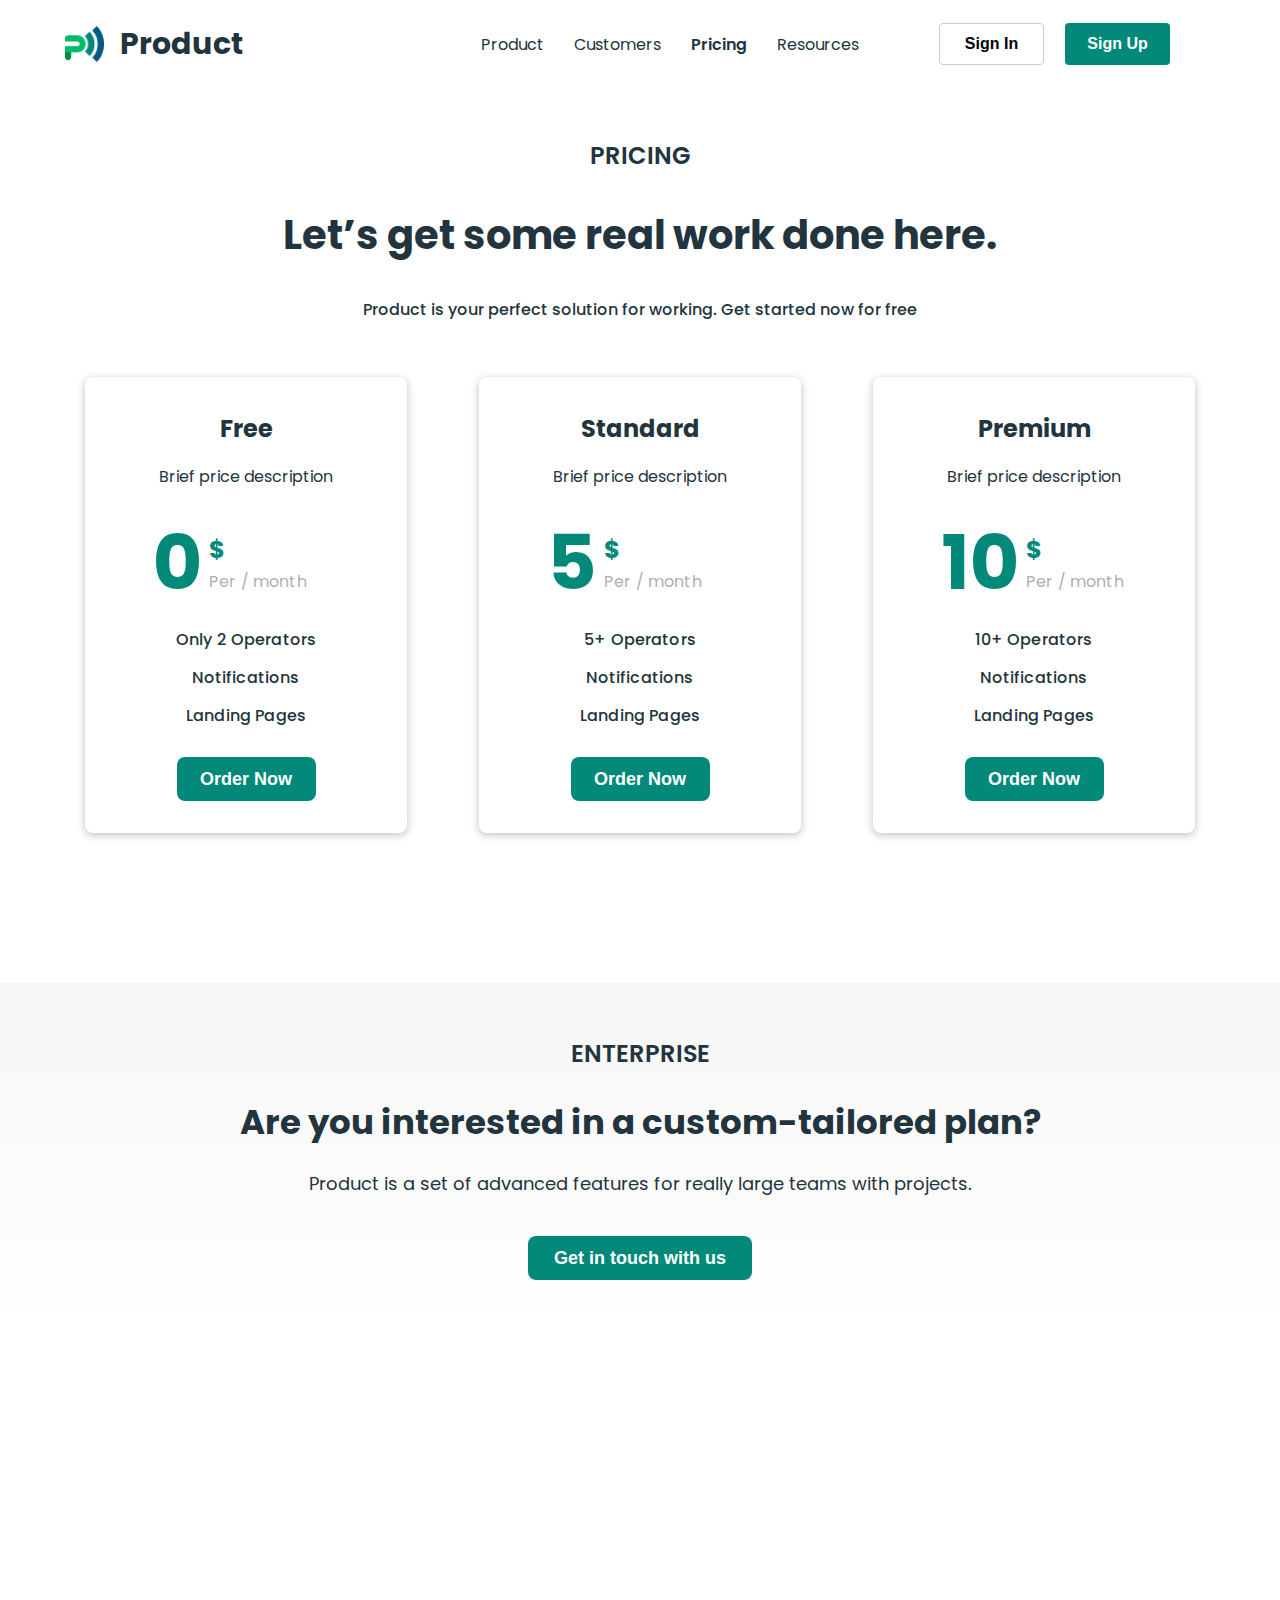
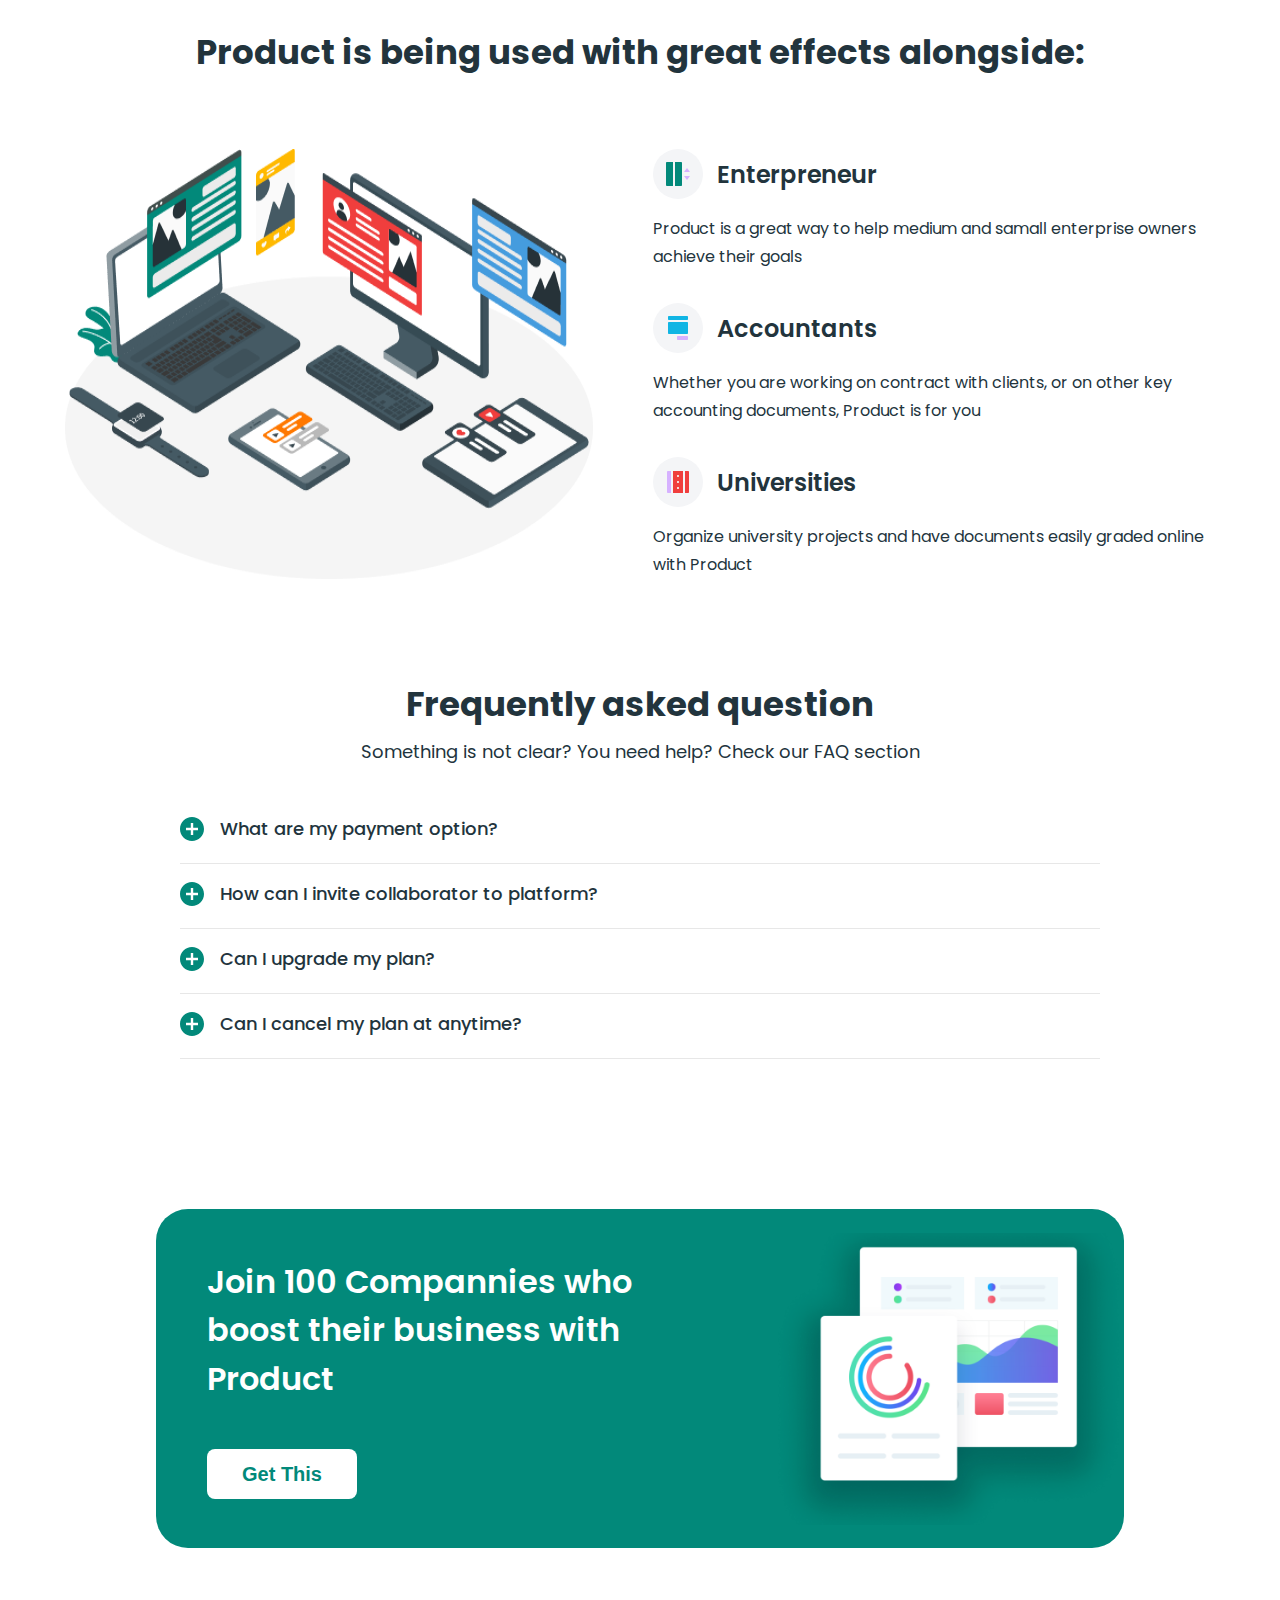
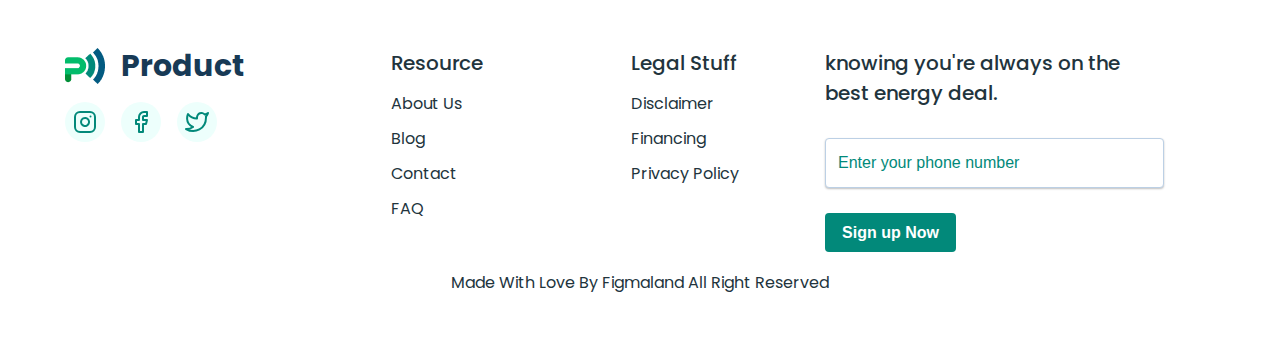
<file: pricing.html>
<!DOCTYPE html>
<html lang="en">
  <head>
    <meta charset="UTF-8" />
    <meta name="viewport" content="width=device-width, initial-scale=1.0" />
    <link
      rel="stylesheet"
      href="https://cdnjs.cloudflare.com/ajax/libs/modern-normalize/3.0.1/modern-normalize.min.css"
      integrity="sha512-q6WgHqiHlKyOqslT/lgBgodhd03Wp4BEqKeW6nNtlOY4quzyG3VoQKFrieaCeSnuVseNKRGpGeDU3qPmabCANg=="
      crossorigin="anonymous"
      referrerpolicy="no-referrer"
    />
    <link rel="preconnect" href="https://fonts.googleapis.com" />
    <link rel="preconnect" href="https://fonts.gstatic.com" crossorigin />
    <link
      href="https://fonts.googleapis.com/css2?family=Inter:ital,opsz,wght@0,14..32,100..900;1,14..32,100..900&family=Montserrat:ital,wght@0,100..900;1,100..900&family=Poppins:ital,wght@0,100;0,200;0,300;0,400;0,500;0,600;0,700;0,800;0,900;1,100;1,200;1,300;1,400;1,500;1,600;1,700;1,800;1,900&display=swap"
      rel="stylesheet"
    />
    <link rel="stylesheet" href="./styles/pricing.css" />
    <title>Pricing</title>
  </head>
  <body>
    <header class="header">
      <div class="container header_container">
        <nav class="navigation">
          <a class="logo-link" href="./index.html">
            <img
              class="logo"
              width="39"
              height="36"
              src="./images/logo.png"
              alt="logo"
            />Product</a
          >
          <ul class="navigation-list">
            <li class="navigation-item">
              <a href="./index.html" class="navigation-link">Product</a>
            </li>
            <li class="navigation-item">
              <a href="./customers.html" class="navigation-link">Customers</a>
            </li>
            <li class="navigation-item">
              <a href="./pricing.html" class="navigation-link active"
                >Pricing</a
              >
            </li>
            <li class="navigation-item">
              <a href="./resources.html" class="navigation-link">Resources</a>
            </li>
          </ul>
        </nav>
        <ul class="button-list">
          <li class="button-item">
            <button type="button" class="navigation-button">Sign In</button>
          </li>
          <li class="button-item">
            <button type="button" class="navigation-button">Sign Up</button>
          </li>
        </ul>
      </div>
    </header>
    <main>
      <section class="pricing">
        <div class="container pricing_container">
          <h3 class="pricing-name">PRICING</h3>
          <h2 class="pricing-title">Let’s get some real work done here.</h2>
          <p class="pricing-subtitle">
            Product is your perfect solution for working. Get started now for
            free
          </p>
          <ul class="price-list">
            <li class="price-item">
              <div class="price_box">
                <h3 class="price-item-title">Free</h3>
                <p class="price-item-subtitle">Brief price description</p>
                <div class="card_box">
                  <h4 class="price-item-price">0</h4>
                  <div>
                    <p class="price-item-currency">$</p>
                    <p class="price-item-duration">Per / month</p>
                  </div>
                </div>
                <ul class="price-item-list">
                  <li class="price-item-item">
                    <h5 class="price-item-item-title">Only 2 Operators</h5>
                  </li>
                  <li class="price-item-item">
                    <h5 class="price-item-item-title">Notifications</h5>
                  </li>
                  <li class="price-item-item">
                    <h5 class="price-item-item-title">Landing Pages</h5>
                  </li>
                </ul>
                <button type="button" class="price-item-button">
                  Order Now
                </button>
              </div>
            </li>
            <li class="price-item">
              <div class="price_box">
                <h3 class="price-item-title">Standard</h3>
                <p class="price-item-subtitle">Brief price description</p>
                <div class="card_box">
                  <h4 class="price-item-price">5</h4>
                  <div>
                    <p class="price-item-currency">$</p>
                    <p class="price-item-duration">Per / month</p>
                  </div>
                </div>
                <ul class="price-item-list">
                  <li class="price-item-item">
                    <h5 class="price-item-item-title">5+ Operators</h5>
                  </li>
                  <li class="price-item-item">
                    <h5 class="price-item-item-title">Notifications</h5>
                  </li>
                  <li class="price-item-item">
                    <h5 class="price-item-item-title">Landing Pages</h5>
                  </li>
                </ul>
                <button type="button" class="price-item-button">
                  Order Now
                </button>
              </div>
            </li>
            <li class="price-item">
              <div class="price_box">
                <h3 class="price-item-title">Premium</h3>
                <p class="price-item-subtitle">Brief price description</p>
                <div class="card_box">
                  <h4 class="price-item-price">10</h4>
                  <div>
                    <p class="price-item-currency">$</p>
                    <p class="price-item-duration">Per / month</p>
                  </div>
                </div>
                <ul class="price-item-list">
                  <li class="price-item-item">
                    <h5 class="price-item-item-title">10+ Operators</h5>
                  </li>
                  <li class="price-item-item">
                    <h5 class="price-item-item-title">Notifications</h5>
                  </li>
                  <li class="price-item-item">
                    <h5 class="price-item-item-title">Landing Pages</h5>
                  </li>
                </ul>
                <button type="button" class="price-item-button">
                  Order Now
                </button>
              </div>
            </li>
          </ul>
        </div>
      </section>
      <section class="enterprise">
        <div class="container enterprise_container">
          <h3 class="enterprise-name">ENTERPRISE</h3>
          <h2 class="enterprise-title">
            Are you interested in a custom-tailored plan?
          </h2>
          <p class="enterprise-subtitle">
            Product is a set of advanced features for really large teams with
            projects.
          </p>
          <button type="button" class="enterprise-button">
            Get in touch with us
          </button>
        </div>
      </section>
      <section class="effect">
        <div class="container effect_container">
          <h2 class="effect-title">
            Product is being used with great effects alongside:
          </h2>
          <div class="effect_box">
            <img src="./images/amico.png" alt="effect-image" />
            <ul class="effect-list">
              <li class="effect-item">
                <div class="effect-title_box">
                  <div class="effect-item-icon_container">
                    <svg class="effect-item-icon" width="24" height="24">
                      <use href="./images/icons.svg#icon-enterpreneur"></use>
                    </svg>
                  </div>
                  <h3 class="effect-item-title">Enterpreneur</h3>
                </div>
                <p class="effect-item-subtitle">
                  Product is a great way to help medium and samall enterprise
                  owners achieve their goals
                </p>
              </li>
              <li class="effect-item">
                <div class="effect-title_box">
                  <div class="effect-item-icon_container">
                    <svg class="effect-item-icon" width="24" height="24">
                      <use href="./images/icons.svg#icon-accountants"></use>
                    </svg>
                  </div>
                  <h3 class="effect-item-title">Accountants</h3>
                </div>
                <p class="effect-item-subtitle">
                  Whether you are working on contract with clients, or on other
                  key accounting documents, Product is for you
                </p>
              </li>
              <li class="effect-item">
                <div class="effect-title_box">
                  <div class="effect-item-icon_container">
                    <svg class="effect-item-icon" width="24" height="24">
                      <use href="./images/icons.svg#icon-universities"></use>
                    </svg>
                  </div>
                  <h3 class="effect-item-title">Universities</h3>
                </div>
                <p class="effect-item-subtitle">
                  Organize university projects and have documents easily graded
                  online with Product
                </p>
              </li>
            </ul>
          </div>
        </div>
      </section>
      <section class="faq">
        <div class="faq_container">
          <h2 class="faq-title">Frequently asked question</h2>
          <p class="faq-subtitle">
            Something is not clear? You need help? Check our FAQ section
          </p>
          <ul class="faq-list">
            <li class="faq-item">
              <details class="faq-details">
                <summary class="faq-question">
                  <svg class="faq-marker plus" width="24" height="24">
                    <use href="./images/icons.svg#icon-plus"></use>
                  </svg>
                  <svg class="faq-marker minus" width="24" height="24">
                    <use href="./images/icons.svg#icon-minus"></use>
                  </svg>
                  What are my payment option?
                </summary>
                <p class="faq-answer">
                  After creating your account you will have an oppurtunity to
                  create your first project that will be associated with the
                  collaborators e-mail. An invitation will be sent
                  automatically. Then, invited user will have to confirm his
                  account by e-mail and finish userd onboarding.
                </p>
              </details>
            </li>
            <li class="faq-item">
              <details class="faq-details">
                <summary class="faq-question">
                  <svg class="faq-marker plus" width="24" height="24">
                    <use href="./images/icons.svg#icon-plus"></use>
                  </svg>
                  <svg class="faq-marker minus" width="24" height="24">
                    <use href="./images/icons.svg#icon-minus"></use>
                  </svg>
                  How can I invite collaborator to platform?
                </summary>
                <p class="faq-answer">
                  After creating your account you will have an oppurtunity to
                  create your first project that will be associated with the
                  collaborators e-mail. An invitation will be sent
                  automatically. Then, invited user will have to confirm his
                  account by e-mail and finish userd onboarding.
                </p>
              </details>
            </li>
            <li class="faq-item">
              <details class="faq-details">
                <summary class="faq-question">
                  <svg class="faq-marker plus" width="24" height="24">
                    <use href="./images/icons.svg#icon-plus"></use>
                  </svg>
                  <svg class="faq-marker minus" width="24" height="24">
                    <use href="./images/icons.svg#icon-minus"></use>
                  </svg>
                  Can I upgrade my plan?
                </summary>
                <p class="faq-answer">
                  After creating your account you will have an oppurtunity to
                  create your first project that will be associated with the
                  collaborators e-mail. An invitation will be sent
                  automatically. Then, invited user will have to confirm his
                  account by e-mail and finish userd onboarding.
                </p>
              </details>
            </li>
            <li class="faq-item">
              <details class="faq-details">
                <summary class="faq-question">
                  <svg class="faq-marker plus" width="24" height="24">
                    <use href="./images/icons.svg#icon-plus"></use>
                  </svg>
                  <svg class="faq-marker minus" width="24" height="24">
                    <use href="./images/icons.svg#icon-minus"></use>
                  </svg>
                  Can I cancel my plan at anytime?
                </summary>
                <p class="faq-answer">
                  After creating your account you will have an oppurtunity to
                  create your first project that will be associated with the
                  collaborators e-mail. An invitation will be sent
                  automatically. Then, invited user will have to confirm his
                  account by e-mail and finish userd onboarding.
                </p>
              </details>
            </li>
          </ul>
        </div>
      </section>
      <section class="promotion">
        <div class="promotion_container">
          <div class="promotion_box">
            <h2 class="promotion-title">
              Join 100 Compannies who boost their business with Product
            </h2>
            <button type="button" class="promotion-button">Get This</button>
          </div>
          <img src="./images/promo.png" alt="promo" width="351" />
        </div>
      </section>
    </main>
    <footer class="footer">
      <div class="container">
        <div class="footer_container">
          <div class="logo_container">
            <a href="./index.html" class="logo-link-footer">
              <img
                src="./images/logo.png"
                alt="logo"
                class="logo-footer"
              />Product
            </a>
            <div class="social-media_container">
              <ul class="social-media-list">
                <li class="social-media-item">
                  <a href="#" class="social-media-link">
                    <svg class="social-media-icon" width="24" height="24">
                      <use href="./images/icons.svg#icon-instagram"></use>
                    </svg>
                  </a>
                </li>
                <li class="social-media-item">
                  <a href="#" class="social-media-link">
                    <svg class="social-media-icon" width="24" height="24">
                      <use href="./images/icons.svg#icon-facebook"></use>
                    </svg>
                  </a>
                </li>
                <li class="social-media-item">
                  <a href="#" class="social-media-link">
                    <svg class="social-media-icon" width="24" height="24">
                      <use href="./images/icons.svg#icon-twitter"></use>
                    </svg>
                  </a>
                </li>
              </ul>
            </div>
          </div>
          <div class="resource_container">
            <h3 class="footer-title">Resource</h3>
            <ul class="footer-list">
              <li class="footer-item">
                <a href="#" class="footer-item-link">About Us</a>
              </li>
              <li class="footer-item">
                <a href="#" class="footer-item-link">Blog</a>
              </li>
              <li class="footer-item">
                <a href="#" class="footer-item-link">Contact</a>
              </li>
              <li class="footer-item">
                <a href="#" class="footer-item-link">FAQ</a>
              </li>
            </ul>
          </div>
          <div class="stuff_container">
            <h3 class="footer-title">Legal Stuff</h3>
            <ul class="footer-list">
              <li class="footer-item">
                <a href="#" class="footer-item-link">Disclaimer</a>
              </li>
              <li class="footer-item">
                <a href="#" class="footer-item-link">Financing</a>
              </li>
              <li class="footer-item">
                <a href="#" class="footer-item-link">Privacy Policy</a>
              </li>
            </ul>
          </div>
          <div class="input_container">
            <h3 class="input-title">
              knowing you're always on the best energy deal.
            </h3>
            <form class="footer-form" name="footer_form" autocomplete="off">
              <input
                class="footer-input"
                type="text"
                name="phone_number"
                placeholder="Enter your phone number"
              />
              <button type="submit" class="footer-button">Sign up Now</button>
            </form>
          </div>
        </div>
        <p class="footer-subtitle">
          Made With Love By Figmaland All Right Reserved
        </p>
      </div>
    </footer>
  </body>
</html>
</file>
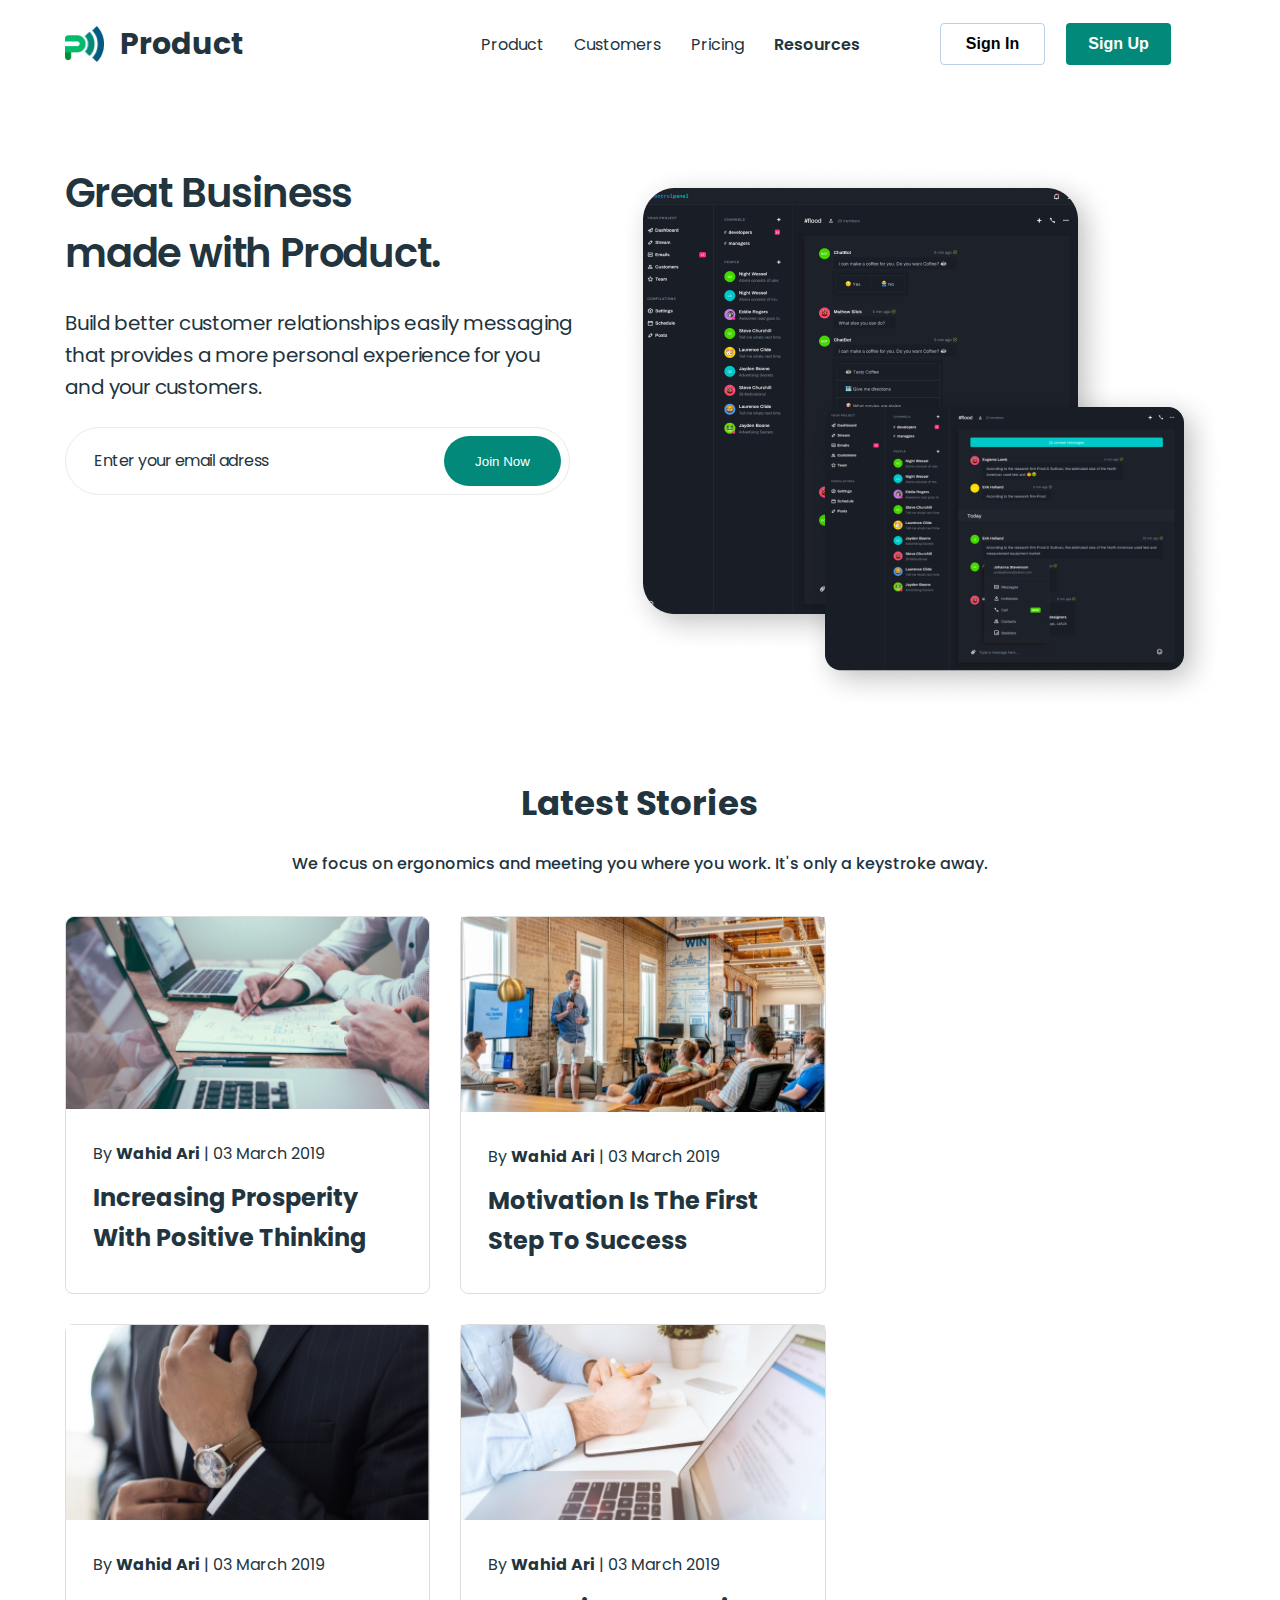
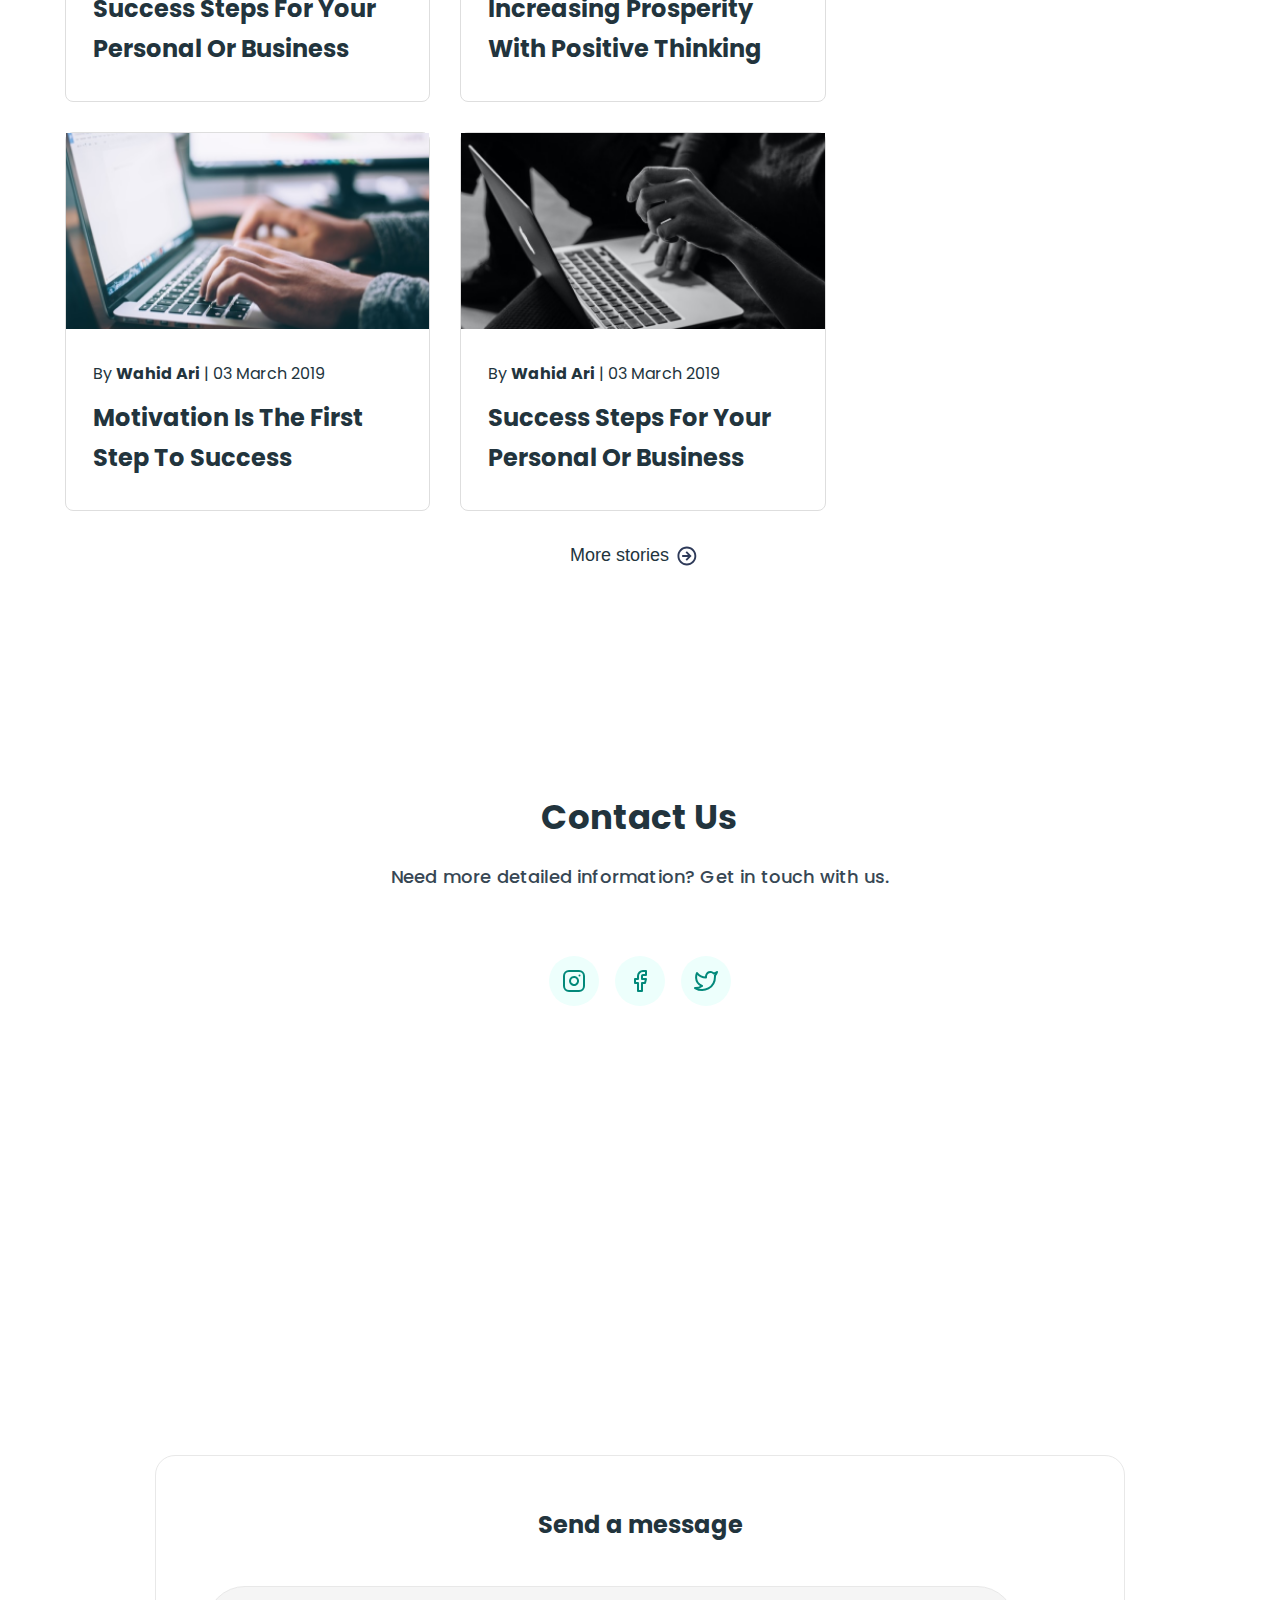
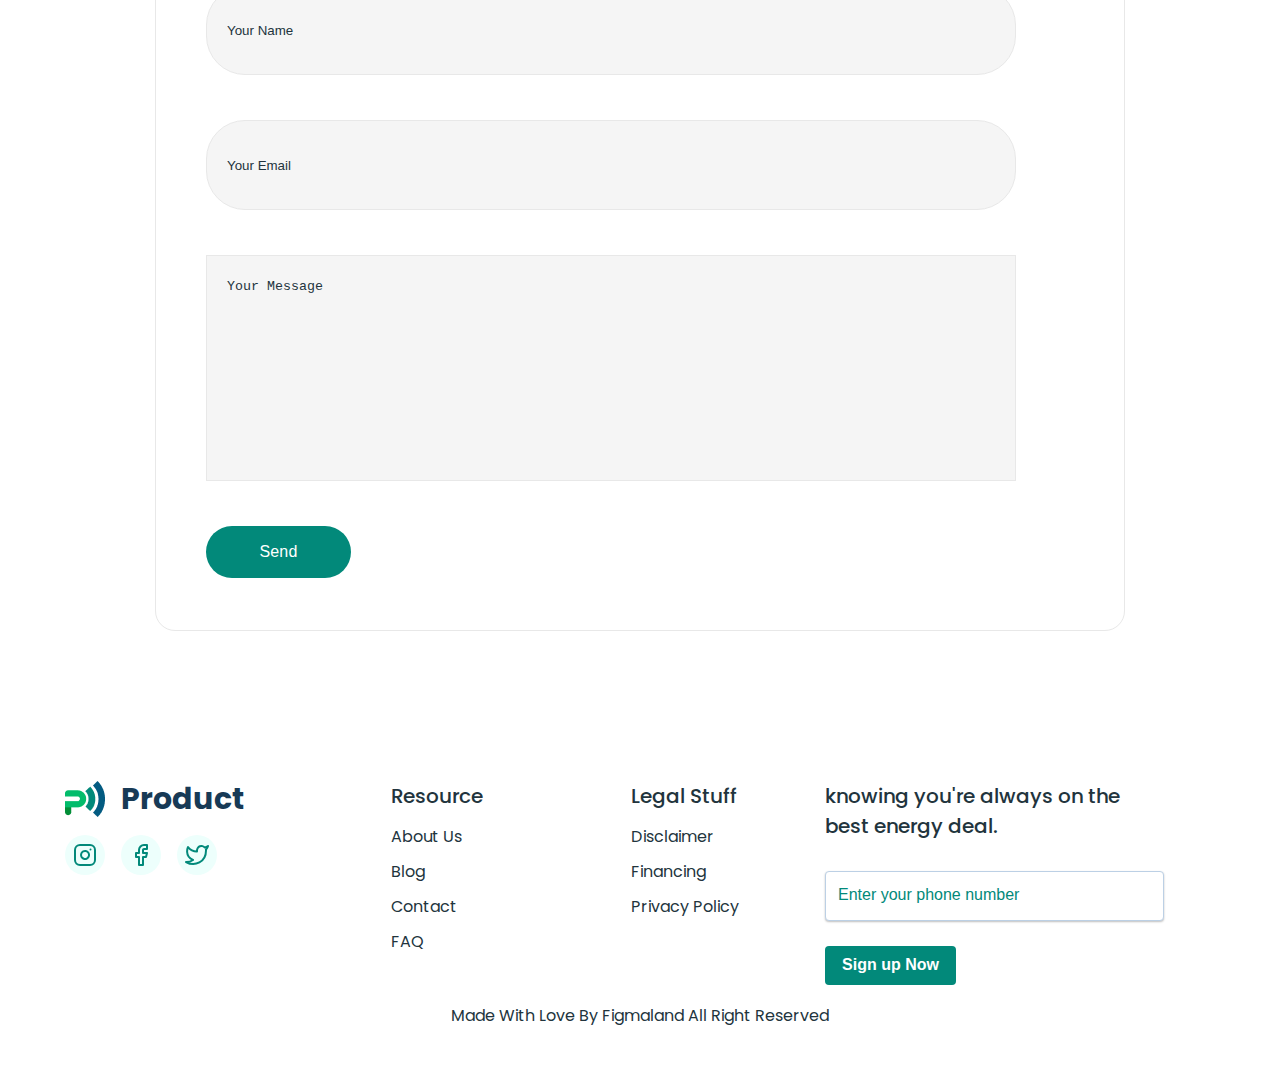
<file: resources.html>
<!DOCTYPE html>
<html lang="en">
  <head>
    <meta charset="UTF-8" />
    <meta name="viewport" content="width=device-width, initial-scale=1.0" />
    <link
      rel="stylesheet"
      href="https://cdnjs.cloudflare.com/ajax/libs/modern-normalize/3.0.1/modern-normalize.min.css"
      integrity="sha512-q6WgHqiHlKyOqslT/lgBgodhd03Wp4BEqKeW6nNtlOY4quzyG3VoQKFrieaCeSnuVseNKRGpGeDU3qPmabCANg=="
      crossorigin="anonymous"
      referrerpolicy="no-referrer"
    />
    <link rel="preconnect" href="https://fonts.googleapis.com" />
    <link rel="preconnect" href="https://fonts.gstatic.com" crossorigin />
    <link
      href="https://fonts.googleapis.com/css2?family=Inter:ital,opsz,wght@0,14..32,100..900;1,14..32,100..900&family=Montserrat:ital,wght@0,100..900;1,100..900&family=Poppins:ital,wght@0,100;0,200;0,300;0,400;0,500;0,600;0,700;0,800;0,900;1,100;1,200;1,300;1,400;1,500;1,600;1,700;1,800;1,900&display=swap"
      rel="stylesheet"
    />
    <link rel="stylesheet" href="./styles/resources.css" />
    <title>Resources</title>
  </head>
  <body>
    <header class="header">
      <div class="container header_container">
        <nav class="navigation">
          <a class="logo-link" href="./index.html">
            <img
              class="logo"
              width="39"
              height="36"
              src="./images/logo.png"
              alt="logo"
            />Product</a
          >
          <ul class="navigation-list">
            <li class="navigation-item">
              <a href="./index.html" class="navigation-link">Product</a>
            </li>
            <li class="navigation-item">
              <a href="./customers.html" class="navigation-link">Customers</a>
            </li>
            <li class="navigation-item">
              <a href="./pricing.html" class="navigation-link">Pricing</a>
            </li>
            <li class="navigation-item">
              <a href="./resources.html" class="navigation-link active"
                >Resources</a
              >
            </li>
          </ul>
        </nav>
        <ul class="button-list">
          <li class="button-item">
            <button type="button" class="navigation-button">Sign In</button>
          </li>
          <li class="button-item">
            <button type="button" class="navigation-button">Sign Up</button>
          </li>
        </ul>
      </div>
    </header>
    <main>
      <section class="hero">
        <div class="container hero_container">
          <div class="hero_box">
            <h1 class="hero-title">Great Business made with Product.</h1>
            <p class="hero-subtitle">
              Build better customer relationships easily messaging that provides
              a more personal experience for you and your customers.
            </p>
            <div class="hero-input_container">
              <input
                type="email"
                name="input-email"
                placeholder="Enter your email adress"
                class="hero-input"
              />
              <button type="submit" class="hero-button">Join Now</button>
            </div>
          </div>
          <img src="images/resource-hero.png" alt="hero-image" />
        </div>
      </section>
      <section class="stories">
        <div class="container stories_container">
          <h2 class="stories-title">Latest Stories</h2>
          <p class="stories-subtitle">
            We focus on ergonomics and meeting you where you work. It's only a
            keystroke away.
          </p>
          <ul class="stories-list">
            <li class="stories-item">
              <img src="./images/news1.jpg" alt="news1" />
              <div class="stories_box">
                <p class="stories-item-subtitle">
                  By <span class="stories-subtitle_span">Wahid Ari</span> | 03
                  March 2019
                </p>
                <h3 class="stories-item-title">
                  Increasing Prosperity With Positive Thinking
                </h3>
              </div>
            </li>
            <li class="stories-item">
              <img src="./images/stories2.png" alt="news2" />
              <div class="stories_box">
                <p class="stories-item-subtitle">
                  By <span class="stories-subtitle_span">Wahid Ari</span> | 03
                  March 2019
                </p>
                <h3 class="stories-item-title">
                  Motivation Is The First Step To Success
                </h3>
              </div>
            </li>
            <li class="stories-item">
              <img src="./images/stories3.png" alt="news3" />
              <div class="stories_box">
                <p class="stories-item-subtitle">
                  By <span class="stories-subtitle_span">Wahid Ari</span> | 03
                  March 2019
                </p>
                <h3 class="stories-item-title">
                  Success Steps For Your Personal Or Business
                </h3>
              </div>
            </li>
            <li class="stories-item">
              <img src="./images/stories4.png" alt="news1" />
              <div class="stories_box">
                <p class="stories-item-subtitle">
                  By <span class="stories-subtitle_span">Wahid Ari</span> | 03
                  March 2019
                </p>
                <h3 class="stories-item-title">
                  Increasing Prosperity With Positive Thinking
                </h3>
              </div>
            </li>
            <li class="stories-item">
              <img src="./images/stories5.png" alt="news1" />
              <div class="stories_box">
                <p class="stories-item-subtitle">
                  By <span class="stories-subtitle_span">Wahid Ari</span> | 03
                  March 2019
                </p>
                <h3 class="stories-item-title">
                  Motivation Is The First Step To Success
                </h3>
              </div>
            </li>
            <li class="stories-item">
              <img src="./images/stories6.png" alt="news1" />
              <div class="stories_box">
                <p class="stories-item-subtitle">
                  By <span class="stories-subtitle_span">Wahid Ari</span> | 03
                  March 2019
                </p>
                <h3 class="stories-item-title">
                  Success Steps For Your Personal Or Business
                </h3>
              </div>
            </li>
          </ul>
          <button type="button" class="stories-button">
            More stories
            <svg class="stories-icon" width="20" height="20">
              <use href="./images/icons.svg#icon-arrow-right"></use>
            </svg>
          </button>
        </div>
      </section>
      <section class="contact">
        <div class="container contact_container">
          <h2 class="contact-title">Contact Us</h2>
          <h4 class="contact-subtitle">
            Need more detailed information? Get in touch with us.
          </h4>
          <div class="contact-social-media_container">
            <ul class="contact-social-media-list">
              <li class="contact-social-media-item">
                <a href="#" class="contact-social-media-link">
                  <svg class="contact-social-media-icon" width="24" height="24">
                    <use href="./images/icons.svg#icon-instagram"></use>
                  </svg>
                </a>
              </li>
              <li class="contact-social-media-item">
                <a href="#" class="contact-social-media-link">
                  <svg class="contact-social-media-icon" width="24" height="24">
                    <use href="./images/icons.svg#icon-facebook"></use>
                  </svg>
                </a>
              </li>
              <li class="contact-social-media-item">
                <a href="#" class="contact-social-media-link">
                  <svg class="contact-social-media-icon" width="24" height="24">
                    <use href="./images/icons.svg#icon-twitter"></use>
                  </svg>
                </a>
              </li>
            </ul>
          </div>
          <iframe
            src="https://www.google.com/maps/embed?pb=!1m18!1m12!1m3!1d1325.916934701033!2d-122.4176548783863!3d37.77645206933345!2m3!1f0!2f0!3f0!3m2!1i1024!2i768!4f13.1!3m3!1m2!1s0x808580fb242fccef%3A0x7835d09d24ac3cc9!2sVIZ%20Media!5e0!3m2!1sru!2sua!4v1740840378008!5m2!1sru!2sua"
            width="871"
            height="323"
            style="border: 0"
            allowfullscreen=""
            loading="lazy"
            referrerpolicy="no-referrer-when-downgrade"
            class="iframe"
          ></iframe>
          <form class="contact-form">
            <h3 class="form-title">Send a message</h3>
            <input
              type="text"
              name="your_name"
              placeholder="Your Name"
              class="form-name"
            />
            <input
              type="email"
              name="your_email"
              placeholder="Your Email"
              class="form-email"
            />
            <textarea
              name="your_message"
              placeholder="Your Message"
              class="form-message"
            ></textarea>
            <button type="submit" class="form-button">Send</button>
          </form>
        </div>
      </section>
    </main>
    <footer class="footer">
      <div class="container">
        <div class="footer_container">
          <div class="logo_container">
            <a href="./index.html" class="logo-link-footer">
              <img
                src="./images/logo.png"
                alt="logo"
                class="logo-footer"
              />Product
            </a>
            <div class="social-media_container">
              <ul class="social-media-list">
                <li class="social-media-item">
                  <a href="#" class="social-media-link">
                    <svg class="social-media-icon" width="24" height="24">
                      <use href="./images/icons.svg#icon-instagram"></use>
                    </svg>
                  </a>
                </li>
                <li class="social-media-item">
                  <a href="#" class="social-media-link">
                    <svg class="social-media-icon" width="24" height="24">
                      <use href="./images/icons.svg#icon-facebook"></use>
                    </svg>
                  </a>
                </li>
                <li class="social-media-item">
                  <a href="#" class="social-media-link">
                    <svg class="social-media-icon" width="24" height="24">
                      <use href="./images/icons.svg#icon-twitter"></use>
                    </svg>
                  </a>
                </li>
              </ul>
            </div>
          </div>
          <div class="resource_container">
            <h3 class="footer-title">Resource</h3>
            <ul class="footer-list">
              <li class="footer-item">
                <a href="#" class="footer-item-link">About Us</a>
              </li>
              <li class="footer-item">
                <a href="#" class="footer-item-link">Blog</a>
              </li>
              <li class="footer-item">
                <a href="#" class="footer-item-link">Contact</a>
              </li>
              <li class="footer-item">
                <a href="#" class="footer-item-link">FAQ</a>
              </li>
            </ul>
          </div>
          <div class="stuff_container">
            <h3 class="footer-title">Legal Stuff</h3>
            <ul class="footer-list">
              <li class="footer-item">
                <a href="#" class="footer-item-link">Disclaimer</a>
              </li>
              <li class="footer-item">
                <a href="#" class="footer-item-link">Financing</a>
              </li>
              <li class="footer-item">
                <a href="#" class="footer-item-link">Privacy Policy</a>
              </li>
            </ul>
          </div>
          <div class="input_container">
            <h3 class="input-title">
              knowing you're always on the best energy deal.
            </h3>
            <form class="footer-form" name="footer_form" autocomplete="off">
              <input
                class="footer-input"
                type="text"
                name="phone_number"
                placeholder="Enter your phone number"
              />
              <button type="submit" class="footer-button">Sign up Now</button>
            </form>
          </div>
        </div>
        <p class="footer-subtitle">
          Made With Love By Figmaland All Right Reserved
        </p>
      </div>
    </footer>
  </body>
</html>
</file>
<file: styles/styles.css>
* {
    margin: 0;
    padding: 0;
}

body {
    font-family: Poppins, sans-serif;
}

h1,
h2,
h3,
h4,
h5,
h6,
p {
    color: #22343d;
}

a {
    text-decoration: none;
    color: #22343d;
}

ul,
ol {
    list-style-type: none;
}

button {
    cursor: pointer;
    display: block;
}

.container {
    max-width: 1150px;
    width: 100%;
    margin: 0 auto;
    padding: 0 20px;
}

.header {
    margin-bottom: 20px;
}

.header_container {
    display: flex;
    align-items: center;
}

.navigation {
    display: flex;
    align-items: center;
}

.logo-link {
    display: flex;
    align-items: center;
    font-weight: 700;
    font-size: 30px;
    line-height: 1;
    margin-right: 237px;
    padding: 26px 0;
}

.logo {
    margin-right: 16px;
}

.navigation-list {
    display: flex;
    gap: 30px;
    margin-right: 80px;
}

.navigation-link {
    display: flex;
    padding: 26px 0;
}

.navigation-link.active {
    font-weight: 600;
}

.button-list {
    display: flex;
    gap: 21px;
}

.navigation-button {
    min-width: 105px;
    height: 42px;
    border: none;
    border-radius: 4px;
    font-weight: 600;
    font-size: 16px;
    text-align: center;
}

.button-item:first-child .navigation-button {
    border: 1px solid #BCD0E5;
    background-color: #fff;
}

.button-item:last-child .navigation-button {
    background-color: #02897A;
    color: #fff;
}

.hero {
    margin-bottom: 100px;
}

.hero_container{
    display: flex;
}

.hero_box{
    display: flex;
    flex-direction: column;
    justify-content: center;
    margin-right: 35px;
}

.hero-title {
    max-width: 372px;
    font-weight: 700;
    font-size: 40px;
    line-height: 1.5;
    margin-bottom: 18px;
}

.hero-subtitle {
    max-width: 465px;
    font-weight: 400;
    font-size: 18px;
    line-height: 1.55556;
    margin-bottom: 45px;
}

.hero-list {
    display: flex;
    gap: 30px;
    align-items: baseline;
}

.hero-button-start{
    min-width: 178px;
    height: 53px;
    font-weight: 700;
    border-radius: 4px;
    text-align: center;
    background-color: #02897A;
    border: none;
    font-size: 16px;
    color: #fff;
}

.hero-button-video{
    display: flex;
    align-items: center;
    justify-content: center;
    font-weight: 600;
    text-decoration: underline;
    border: none;
    font-size: 16px;
    color: #02897a;
    background-color: #fff;
}

.play-icon{
    margin-right: 8px;
}

.product {
    margin-bottom: 100px;
}

.product_container {
    display: flex;
    flex-direction: column;
    align-items: center;
}

.product-title {
    max-width: 535px;
    font-weight: 700;
    font-size: 32px;
    text-align: center;
    margin-bottom: 50px;
}

.product-list {
    display: flex;
    gap: 30px;
}

.icon_container{
    display: flex;
    justify-content: center;
    align-items: center;
    fill: #fff;
    width: 54px;
    height: 54px;
    border-radius: 19px;
    margin-bottom: 26px;
}

.green{
    background-color: #02897a;
}

.blue{
    background: #4d8dff;
}

.purple{
    background: #740a76;
}

.orange{
    background: #f03e3d;
}

.product-item {
    width: calc((100% - 90px) / 4);
    margin-bottom: 50px;
}

.product-item-title {
    font-weight: 600;
    font-size: 22px;
    margin-bottom: 13px;
}

.product-item-subtitle {
    font-weight: 400;
    font-size: 16px;
    line-height: 1.625;
}

.product-button {
    min-width: 175px;
    height: 53px;
    font-weight: 700;
    font-size: 16px;
    text-transform: uppercase;
    border: none;
    border-radius: 4px;
    background: #02897a;
    color: #fff;
    text-align: center;
}

.management {
    margin-bottom: 100px;
}

.management_container {
    display: flex;
    align-items: center;
    gap: 84px;
}

.management_box{
    display: flex;
    flex-direction: column;
}

.management-title {
    display: flex;
    flex-direction: column;
    gap: 8px;
    max-width: 224px;
    font-weight: 600;
    font-size: 16px;
    margin-bottom: 25px;
}

.title-span{
    font-weight: 700;
    font-size: 32px;
}

.management-subtitle {
    max-width: 436px;
    font-weight: 400;
    font-size: 16px;
    line-height: 1.625;
    margin-bottom: 30px;
}

.management-list {
    display: flex;
    flex-direction: column;
    gap: 25px;
}

.management-item {
    max-width: 486px;
}

.management-item-title {
    font-weight: 600;
    font-size: 16px;
    line-height: 1.625;
    margin-bottom: 12px;
}

.management-item-subtitle {
    font-weight: 400;
    font-size: 16px;
    line-height: 1.625;
}

.support {
    margin-bottom: 100px;
}

.support_container {
    display: flex;
    justify-content: center;
    align-items: center;
    flex-direction: row-reverse;
    gap: 84px;
}

.support_box {
    display: flex;
    flex-direction: column;
}

.support-title {
    display: flex;
    flex-direction: column;
    gap: 8px;
    font-weight: 600;
    font-size: 16px;
    margin-bottom: 25px;
}

.support-subtitle {
    font-weight: 400;
    font-size: 16px;
    line-height: 1.625;
    margin-bottom: 30px;
}

.support-list {
    display: flex;
    flex-direction: column;
    gap: 25px;
}

.support-item {
    display: flex;
    align-items: center;
}

.support-icon_container{
    display: flex;
    justify-content: center;
    align-items: center;
    width: 35px;
    height: 35px;
    border: none;
    border-radius: 14px;
    margin-right: 30px;
}

.orange{
    background-color: #FF9900;
}

.red{
    background-color: #F03E3D;
}

.blue{
    background-color: #4D8DFF;
}

.support-item-subtitle {
    max-width: 386px;
    font-weight: 400;
    font-size: 16px;
    line-height: 1.625;
}

.tick-icon{
    fill: #fff;
}

.collaborative {
    margin-bottom: 100px;
}

.collaborative_container{
    display: flex;
    justify-content: center;
    align-items: center;
    gap: 84px;
}

.collaborative_box{
    display: flex;
    flex-direction: column;
}

.collaborative-title {
    display: flex;
    flex-direction: column;
    gap: 8px;
    max-width: 224px;
    font-weight: 600;
    font-size: 16px;
    margin-bottom: 25px;
}

.collaborative-subtitle {
    max-width: 436px;
    font-weight: 400;
    font-size: 16px;
    line-height: 1.625;
    margin-bottom: 30px;
}

.collaborative-list {
    display: flex;
    flex-direction: column;
    gap: 25px;
}

.collaborative-item {
    max-width: 486px;
}

.collaborative-item-title {
    font-weight: 600;
    font-size: 16px;
    line-height: 1.625;
    margin-bottom: 12px;
}

.collaborative-item-subtitle {
    font-weight: 400;
    font-size: 16px;
    line-height: 1.625;
}

.expert {
    margin-bottom: 100px;
}

.expert-title {
    font-weight: 700;
    font-size: 32px;
    text-align: center;
    margin-bottom: 25px;
}

.expert-subtitle {
    font-weight: 500;
    font-size: 16px;
    line-height: 1.625;
    text-align: center;
    margin: 0 auto 40px;
    max-width: 542px;
}

.expert-list {
    display: flex;
    flex-wrap: wrap;
    justify-content: space-evenly;
}

.expert-item {
    display: flex;
    align-items: center;
    gap: 20px;
}

.expert-item:not(:nth-last-child(-n+2)){
    margin-bottom: 25px;
}

.flow{
    flex-direction: row-reverse;
}

.expert-item-subtitle {
    min-width: 281px;
    font-weight: 500;
    font-size: 16px;
    text-align: center;
    box-shadow: 2px 2px 10px 0 rgba(23, 58, 86, 0.15);
    border-radius: 50px;
    padding: 14px 20px;
}

.expert-button {
    font-weight: 700;
    font-size: 16px;
    background-color: #02897A;
    color: #fff;
    padding: 15px 30px;
    border: none;
    border-radius: 4px;
    margin: 50px auto 0;
}

.strategies {
    margin-bottom: 171px;
}

.strategies-title {
    font-weight: 700;
    font-size: 34px;
    margin-bottom: 10px;
}

.strategies-subtitle {
    font-weight: 500;
    font-size: 16px;
    line-height: 1.625;
    max-width: 430px;
    margin-bottom: 40px;
}

.strategies-list {
    display: flex;
    gap: 30px;
}

.strategies-item {
    width: calc((100% - 60px) / 3);
    border: 1px solid #DEDEDE;
    border-radius: 8px;
}

.strategies-item > img {
    display: block;
    width: 100%;
    height: auto;
}

.strategies_box{
    padding: 32px 27px;
}

.strategies-item-subtitle {
    margin-bottom: 12px;
}

.strategies-subtitle_span{
    font-weight: 700;
}

.strategies-item-title {
    font-weight: 700;
    font-size: 24px;
    line-height: 1.66667;
    transition: color 250ms ease-in-out;
}

.strategies-item:hover .strategies-item-title, .strategies-item:focus .strategies-item-title{
    color: #02897a;
}

.price {
    padding-bottom: 100px;
}

.price-title {
    font-weight: 700;
    font-size: 34px;
    text-align: center;
    margin-bottom: 10px;
}

.price-subtitle {
    font-weight: 500;
    font-size: 16px;
    text-align: center;
    margin-bottom: 40px;
}

.price-list {
    display: flex;
    justify-content: center;
    gap: 72px;
    text-align: center;
}

.price-item {
    width: calc((100% - 144px) / 3);
    border-radius: 8px;
    border: none;
    max-width: 322px;
    box-shadow: 0 2px 8px 0 rgba(0, 0, 0, 0.25);
    transition: background-color 250ms ease-in-out;
}

.product-item-title, .price-item-subtitle, .price-item-price, .price-item-currency, .price-item-duration, .price-item-item-title, .price-item-button{
    transition: color 250ms ease-in-out, background-color 250ms ease-in-out;
}

.price-item:hover, .price-item:focus{
    background-color: #02897a;
    
}

.price-item:hover .price-item-title, .price-item:hover .price-item-subtitle{
    color: #fff;
}

.price-item:hover .price-item-price, .price-item:hover .price-item-currency{
    color: #fff;
}

.price-item:hover .price-item-duration{
    color: #e0e0e0;
}

.price-item:hover .price-item-item-title{
    color: #fff;
}

.price-item:hover .price-item-button{
    background-color: #fff;
    color: #02897A;
}

.price_box {
    padding: 32px 68px;
}

.price-item-title {
    font-weight: 700;
    font-size: 24px;
    line-height: 1.66667;
    margin-bottom: 8px;
}

.price-item-subtitle {
    font-weight: 400;
    font-size: 16px;
    line-height: 2.5;
    margin-bottom: 16px;
}

.card_box{
    display: flex;
    align-items: center;
    gap: 7px;
    margin-bottom: 16px;
}

.price-item-price {
    font-weight: 700;
    font-size: 76px;
    line-height: 1.31579;
    text-align: center;
    color: #02897a;
}

.price-item-currency {
    text-align: start;
    font-weight: 700;
    font-size: 24px;
    line-height: 1.25;
    color: #02897a;
    margin-bottom: 7px;
}

.price-item-duration {
    font-weight: 400;
    font-size: 16px;
    line-height: 1.1875;
    letter-spacing: 0.01em;
    color: #afafaf;
}

.price-item-list {
    display: flex;
    flex-direction: column;
    gap: 16px;
    margin-bottom: 30px;
}

.price-item-item-title {
    font-weight: 500;
        font-size: 16px;
        line-height: 1.375;
        letter-spacing: 0.01em;
}

.price-item-button {
    text-align: center;
    border: none;
    border-radius: 8px;
    min-width: 139px;
    height: 44px;
    background-color: #02897a;
    font-weight: 600;
    font-size: 18px;
    color: #fff;
    margin: 0 auto;
}

.feedback {
    margin-bottom: 100px;
}

.feedback-title {
    font-weight: 700;
    font-size: 32px;
    line-height: 1.78125;
    letter-spacing: 0.01em;
    text-align: center;
    margin-bottom: 10px;
}

.feedback-subtitle {
    max-width: 537px;
    font-weight: 500;
    font-size: 16px;
    line-height: 1.75;
    letter-spacing: 0.01em;
    text-align: center;
    margin: 0 auto 40px auto;
}

.feedback-list {
    display: flex;
    gap: 64px;
}

.feedback-item {
    width: calc((100% - 128px) / 3);
    border: 1px solid #DEDEDE;
    border-radius: 5px;
}

.feedback_card{
    padding: 28px 28px;
}

.feedback-icon{
    fill: #F3CD03;
    margin-bottom: 16px;
}

.feedback-item-subtitle {
    font-weight: 400;
    font-size: 16px;
    line-height: 1.75;
    letter-spacing: 0.01em;
    color: #737373;
    margin-bottom: 16px;
}

.feedback_box{
    display: flex;
    gap: 14px;
}

.feedback-item-name {
    font-weight: 600;
        font-size: 16px;
        line-height: 1.5;
        letter-spacing: 0.01em;
        color: #02897a;
}

.feedback-item-position {
    font-weight: 500;
        font-size: 14px;
        line-height: 1.71429;
        letter-spacing: 0.01em;
        color: #252b42;
}

.promotion {
    margin-bottom: 100px;
}

.promotion_container {
    display: flex;
    align-items: center;

    background-color: #02897A;
    border: none;
    border-radius: 32px;
    max-width: 968px;
    margin: 0 auto;
}

.promotion_box {
    display: flex;
    flex-direction: column;
        padding: 49px 51px;
}

.promotion-title {
    font-weight: 600;
    font-size: 32px;
    line-height: 1.514;
    color: #fff;
    margin-bottom: 46px;
}

.promotion-button {
    border-radius: 8px;
    background-color: #fff;
    max-width: 150px;
    height: 50px;
    border: none;
    border-radius: 8px;
    font-weight: 600;
    font-size: 20px;
    color: #02897a;
}

.footer {
    margin-bottom: 40px;
}

.footer_container{
    display: flex;
    margin-bottom: 16px;
}

.logo-link-footer {
    display: flex;
    align-items: center;
    font-weight: 700;
    font-size: 30px;
    line-height: 0.93333;
    text-align: center;
    color: #173a56;
    margin-bottom: 18px;
    margin-right: 146px;
}

.logo-footer {
    margin-right: 16px;
}

.social-media-list{
    display: flex;
    gap: 16px;
}

.social-media-item{
    width: 40px;
    height: 40px;
}

.social-media-link {
    display: flex;
    width: 100%;
    height: 100%;
    background-color: #EDFFFC;
    border: none;
    border-radius: 50%;
    justify-content: center;
    align-items: center;
}

.social-media-icon {
    fill: transparent;
    stroke: #02897A;
}

.resource_container{
    margin-right: 129px;
}

.stuff_container{
    margin-right: 83px;
}

.footer-title {
    min-width: 105px;
    font-weight: 500;
    font-size: 20px;
    line-height: 1.5;
    color: #22343d;
    margin-bottom: 8px;
}

.footer-item {
    min-width: 111px;
}

.footer-item-link{
    font-weight: 400;
    font-size: 16px;
    line-height: 2.1875;
    color: #22343d;
}

.input-title{
    max-width: 296px;
    font-weight: 500;
    font-size: 20px;
    line-height: 1.5;
    color: #22343d;
    margin-bottom: 30px;
}

.footer-input {
    width: 325px;
    height: 48px;
    border: 1px solid #BCD0E5;
    border-radius: 4px;
    outline: none;
    color: #02897a;
    box-shadow: 0 1px 2px 0 rgba(0, 0, 0, 0.25);
    padding-left: 12px;
    margin-bottom: 25px;
}

.footer-input::placeholder{
    font-weight: 400;
    font-size: 16px;
    line-height: 1.75;
    color: #02897a;
}

.footer-button{
    width: 131px;
    height: 39px;
    border: none;
    border-radius: 4px;
    font-weight: 700;
    font-size: 16px;
    text-align: center;
    background-color: #02897a;
    color: #fff;
}

.footer-subtitle{
    text-align: center;
    font-weight: 400;
    font-size: 16px;
    line-height: 1.875;
    color: #22343d;
}
</file>
<file: styles/customers.css>
* {
    margin: 0;
    padding: 0;
}

body {
    font-family: Poppins, sans-serif;
}

h1,
h2,
h3,
h4,
h5,
h6,
p {
    color: #22343d;
}

a {
    text-decoration: none;
    color: #22343d;
}

ul,
ol {
    list-style-type: none;
}

button {
    cursor: pointer;
    display: block;
}

.container {
    max-width: 1150px;
    width: 100%;
    margin: 0 auto;
    padding: 0 20px;
}

.header {
    margin-bottom: 100px;
}

.header_container {
    display: flex;
    align-items: center;
}

.navigation {
    display: flex;
    align-items: center;
}

.logo-link {
    display: flex;
    align-items: center;
    font-weight: 700;
    font-size: 30px;
    line-height: 1;
    margin-right: 237px;
    padding: 26px 0;
}

.logo {
    margin-right: 16px;
}

.navigation-list {
    display: flex;
    gap: 30px;
    margin-right: 80px;
}

.navigation-link {
    display: flex;
    padding: 26px 0;
}

.navigation-link.active {
    font-weight: 600;
}

.button-list {
    display: flex;
    gap: 21px;
}

.navigation-button {
    min-width: 105px;
    height: 42px;
    border: none;
    border-radius: 4px;
    font-weight: 600;
    font-size: 16px;
    text-align: center;
}

.button-item:first-child .navigation-button {
    border: 1px solid #BCD0E5;
    background-color: #fff;
}

.button-item:last-child .navigation-button {
    background-color: #02897A;
    color: #fff;
}

.hero {
    margin-bottom: 117px;
}

.hero-title {
    font-weight: 700;
    font-size: 40px;
    text-align: center;
    color: #22343d;
    margin-bottom: 66px;
}

.hero-list {
    display: flex;
    gap: 64px;
    justify-content: center;
}

.product {
    background-color: #f5f5f5;
    padding: 24px 0 68px;
    margin-bottom: 101px;
}

.product-title {
    font-weight: 700;
    font-size: 34px;
    text-align: center;
    color: #22343d;
    margin-bottom: 50px;
}

.product-list {
    display: flex;
    gap: 30px;
}

.product-item {
    width: 350px;
    display: flex;
    flex-direction: column;
    align-items: center;
    border: 1px solid #DEDEDE;
    border-radius: 10px;
    padding: 32px 28px;
}

.icon_container{
    display: flex;
    justify-content: center;
    align-items: center;
    fill: #fff;
    width: 54px;
    height: 54px;
    border-radius: 19px;
    margin-bottom: 32px;
    box-shadow: 0 4px 4px 0 rgba(0, 0, 0, 0.25);
}

.green{
    background-color: #02897A;
}

.blue{
    background-color: #4D8DFF;
}

.red{
    background-color: #F03E3D;
}

.product-item-title {
    font-weight: 700;
    font-size: 24px;
    line-height: 1.375;
    letter-spacing: 0em;
    color: #22343d;
    margin-bottom: 16px;
}

.product-item-subtitle {
    font-weight: 400;
    font-size: 16px;
    line-height: 1.6875;
    letter-spacing: 0.01em;
    text-align: center;
    min-width: 275px;
    color: #22343d;
}

.work {
    margin-bottom: 115px;
}

.work-title {
    font-weight: 700;
        font-size: 34px;
        text-align: center;
        color: #22343d;
        margin-bottom: 73px;
}

.work-list {
    display: flex;
    flex-direction: column;
    gap: 100px;
    margin-bottom: 78px;
}

.work-item_box{
    display: flex;
    gap: 89px;
}

.reverse{
    display: flex;
    flex-direction: row-reverse;
}

.work-item_container{
    display: flex;
    flex-direction: column;
}

.work-item-step {
    font-weight: 500;
    font-size: 20px;
    color: #22343d;
    margin-bottom: 16px;
}

.work-item-title {
    font-weight: 600;
    font-size: 24px;
    color: #22343d;
    margin-bottom: 16px;
}

.work-item-subtitle {
    font-weight: 400;
    font-size: 16px;
    line-height: 1.75;
    color: #22343d;
}

.work-button {
    border: none;
    border-radius: 8px;
    width: 224px;
    height: 44px;
    font-weight: 600;
    font-size: 18px;
    background-color: #02897a;
    color: #fff;
    margin: 0 auto;
}

.offers {
    background-image: linear-gradient(180deg, #f5f5f5 0%, rgba(245, 245, 245, 0) 100%);
    padding: 35px 0 45px;
    margin-bottom: 150px;
}

.offers-title {
    width: 537px;
    font-weight: 700;
    font-size: 32px;
    color: #22343d;
    text-align: center;
    margin: 0 auto 93px;
}

.offers-list {
    display: flex;
    justify-content: space-evenly;
}

.offers-item {
    display: flex;
    flex-direction: column;
    align-items: center;
}

.offers-icon{
    display: flex;
    justify-content: center;
    align-items: center;
    width: 150px;
    height: 150px;
    border: none;
    border-radius: 50%;
    margin-bottom: 27px;
}

.offer-red{
    background-color: #ffefef;
}

.offer-blue{
    background-color: #f2f6ff;
}

.offers-item-title {
    text-align: center;
    font-weight: 500;
    font-size: 24px;
    line-height: 1.16667;
    margin-bottom: 16px;
    color: #000;
}

.offers-item-item-subtitle {
    font-weight: 400;
    font-size: 18px;
    line-height: 1.2;
    text-align: center;
    color: #22343d;
    margin-bottom: 12px;
}

.offers-item-lowtitle {
    font-weight: 500;
    font-size: 16px;
    line-height: 1.75;
    color: #000;
}

.promotion {
    margin-bottom: 100px;
}

.promotion_container {
    display: flex;
    align-items: center;

    background-color: #02897A;
    border: none;
    border-radius: 32px;
    max-width: 968px;
    margin: 0 auto;
}

.promotion_box {
    display: flex;
    flex-direction: column;
    padding: 49px 51px;
}

.promotion-title {
    font-weight: 600;
    font-size: 32px;
    line-height: 1.514;
    color: #fff;
    margin-bottom: 46px;
}

.promotion-button {
    border-radius: 8px;
    background-color: #fff;
    max-width: 150px;
    height: 50px;
    border: none;
    border-radius: 8px;
    font-weight: 600;
    font-size: 20px;
    color: #02897a;
}

.footer {
    margin-bottom: 40px;
}

.footer_container {
    display: flex;
    margin-bottom: 16px;
}

.logo-link-footer {
    display: flex;
    align-items: center;
    font-weight: 700;
    font-size: 30px;
    line-height: 0.93333;
    text-align: center;
    color: #173a56;
    margin-bottom: 18px;
    margin-right: 146px;
}

.logo-footer {
    margin-right: 16px;
}

.social-media-list {
    display: flex;
    gap: 16px;
}

.social-media-item {
    width: 40px;
    height: 40px;
}

.social-media-link {
    display: flex;
    width: 100%;
    height: 100%;
    background-color: #EDFFFC;
    border: none;
    border-radius: 50%;
    justify-content: center;
    align-items: center;
}

.social-media-icon {
    fill: transparent;
    stroke: #02897A;
}

.resource_container {
    margin-right: 129px;
}

.stuff_container {
    margin-right: 83px;
}

.footer-title {
    min-width: 105px;
    font-weight: 500;
    font-size: 20px;
    line-height: 1.5;
    color: #22343d;
    margin-bottom: 8px;
}

.footer-item {
    min-width: 111px;
}

.footer-item-link {
    font-weight: 400;
    font-size: 16px;
    line-height: 2.1875;
    color: #22343d;
}

.input-title {
    max-width: 296px;
    font-weight: 500;
    font-size: 20px;
    line-height: 1.5;
    color: #22343d;
    margin-bottom: 30px;
}

.footer-input {
    width: 325px;
    height: 48px;
    border: 1px solid #BCD0E5;
    border-radius: 4px;
    outline: none;
    color: #02897a;
    box-shadow: 0 1px 2px 0 rgba(0, 0, 0, 0.25);
    padding-left: 12px;
    margin-bottom: 25px;
}

.footer-input::placeholder {
    font-weight: 400;
    font-size: 16px;
    line-height: 1.75;
    color: #02897a;
}

.footer-button {
    width: 131px;
    height: 39px;
    border: none;
    border-radius: 4px;
    font-weight: 700;
    font-size: 16px;
    text-align: center;
    background-color: #02897a;
    color: #fff;
}

.footer-subtitle {
    text-align: center;
    font-weight: 400;
    font-size: 16px;
    line-height: 1.875;
    color: #22343d;
}
</file>
<file: styles/pricing.css>
* {
    margin: 0;
    padding: 0;
}

body {
    font-family: Poppins, sans-serif;
}

h1,
h2,
h3,
h4,
h5,
h6,
p {
    color: #22343d;
}

a {
    text-decoration: none;
    color: #22343d;
}

ul,
ol {
    list-style-type: none;
}

button {
    cursor: pointer;
    display: block;
}

.container {
    max-width: 1150px;
    width: 100%;
    margin: 0 auto;
    padding: 0 20px;
}

.header {
    margin-bottom: 50px;
}

.header_container {
    display: flex;
    align-items: center;
}

.navigation {
    display: flex;
    align-items: center;
}

.logo-link {
    display: flex;
    align-items: center;
    font-weight: 700;
    font-size: 30px;
    line-height: 1;
    margin-right: 237px;
    padding: 26px 0;
}

.logo {
    margin-right: 16px;
}

.navigation-list {
    display: flex;
    gap: 30px;
    margin-right: 80px;
}

.navigation-link {
    display: flex;
    padding: 26px 0;
}

.navigation-link.active {
    font-weight: 600;
}

.button-list {
    display: flex;
    gap: 21px;
}

.navigation-button {
    min-width: 105px;
    height: 42px;
    border: none;
    border-radius: 4px;
    font-weight: 600;
    font-size: 16px;
    text-align: center;
}

.button-item:first-child .navigation-button {
    border: 1px solid #BCD0E5;
    background-color: #fff;
}

.button-item:last-child .navigation-button {
    background-color: #02897A;
    color: #fff;
}

.pricing {
    margin-bottom: 150px;
}

.pricing-name {
    font-weight: 600;
    font-size: 24px;
    text-align: center;
    margin-bottom: 32px;
}

.pricing-title {
    font-weight: 700;
    font-size: 40px;
    text-align: center;
    margin-bottom: 32px;
}

.pricing-subtitle {
    font-weight: 500;
    font-size: 16px;
    text-align: center;
    margin-bottom: 55px;
}

.price-list {
    display: flex;
    justify-content: center;
    gap: 72px;
    text-align: center;
}

.price-item {
    width: calc((100% - 144px) / 3);
    border-radius: 8px;
    border: none;
    max-width: 322px;
    box-shadow: 0 2px 8px 0 rgba(0, 0, 0, 0.25);
    transition: background-color 250ms ease-in-out;
}

.product-item-title,
.price-item-subtitle,
.price-item-price,
.price-item-currency,
.price-item-duration,
.price-item-item-title,
.price-item-button {
    transition: color 250ms ease-in-out, background-color 250ms ease-in-out;
}

.price-item:hover,
.price-item:focus {
    background-color: #02897a;

}

.price-item:hover .price-item-title,
.price-item:hover .price-item-subtitle {
    color: #fff;
}

.price-item:hover .price-item-price,
.price-item:hover .price-item-currency {
    color: #fff;
}

.price-item:hover .price-item-duration {
    color: #e0e0e0;
}

.price-item:hover .price-item-item-title {
    color: #fff;
}

.price-item:hover .price-item-button {
    background-color: #fff;
    color: #02897A;
}

.price_box {
    padding: 32px 68px;
}

.price-item-title {
    font-weight: 700;
    font-size: 24px;
    line-height: 1.66667;
    margin-bottom: 8px;
}

.price-item-subtitle {
    font-weight: 400;
    font-size: 16px;
    line-height: 2.5;
    margin-bottom: 16px;
}

.card_box {
    display: flex;
    align-items: center;
    gap: 7px;
    margin-bottom: 16px;
}

.price-item-price {
    font-weight: 700;
    font-size: 76px;
    line-height: 1.31579;
    text-align: center;
    color: #02897a;
}

.price-item-currency {
    text-align: start;
    font-weight: 700;
    font-size: 24px;
    line-height: 1.25;
    color: #02897a;
    margin-bottom: 7px;
}

.price-item-duration {
    font-weight: 400;
    font-size: 16px;
    line-height: 1.1875;
    letter-spacing: 0.01em;
    color: #afafaf;
}

.price-item-list {
    display: flex;
    flex-direction: column;
    gap: 16px;
    margin-bottom: 30px;
}

.price-item-item-title {
    font-weight: 500;
    font-size: 16px;
    line-height: 1.375;
    letter-spacing: 0.01em;
}

.price-item-button {
    text-align: center;
    border: none;
    border-radius: 8px;
    min-width: 139px;
    height: 44px;
    background-color: #02897a;
    font-weight: 600;
    font-size: 18px;
    color: #fff;
    margin: 0 auto;
}

.enterprise {
    background-image: linear-gradient(180deg, #f6f6f6 0%, rgba(246, 246, 246, 0) 100%);
    margin-bottom: 294px;
}

.enterprise_container {
    padding: 53px 0;
}

.enterprise-name {
    font-weight: 600;
    font-size: 24px;
    text-align: center;
    margin-bottom: 26px;
}

.enterprise-title {
    font-weight: 700;
    font-size: 34px;
    text-align: center;
    margin-bottom: 22px;
}

.enterprise-subtitle {
    font-weight: 400;
    font-size: 18px;
    text-align: center;
    margin-bottom: 39px;
}

.enterprise-button {
    border: none;
    border-radius: 8px;
    width: 224px;
    height: 44px;
    font-weight: 600;
    font-size: 18px;
    color: #fff;
    background-color: #02897a;
    margin: 0 auto;
}

.effect {
    margin-bottom: 100px;
}

.effect-title {
    font-weight: 700;
    font-size: 34px;
    text-align: center;
    margin-bottom: 71px;
}

.effect_box {
    display: flex;
    gap: 60px;
}

.effect-list {
    display: flex;
    flex-direction: column;
    gap: 32px;
}

.effect-title_box{
    display: flex;
    align-items: center;
    gap: 14px;
    margin-bottom: 16px;
}

.effect-item-icon_container {
    display: flex;
    align-items: center;
    justify-content: center;
    width: 50px;
    height: 50px;
    border: none;
    border-radius: 50%;
    background-color: #f4f5f7;
}

.effect-item-title {
    font-weight: 600;
    font-size: 24px;
    text-align: center;
}

.effect-item-subtitle {
    font-weight: 400;
    font-size: 16px;
    line-height: 1.75;
}

.faq {
    margin-bottom: 150px;
}

.faq_container {
    max-width: 920px;
    margin: 0 auto;
}

.faq-title {
    font-weight: 700;
    font-size: 34px;
    color: #22343d;
    text-align: center;
    margin-bottom: 8px;
}

.faq-subtitle {
    font-weight: 400;
    font-size: 18px;
    color: #22343d;
    text-align: center;
    margin-bottom: 50px;
}

.faq-list {
    display: flex;
    flex-direction: column;
    gap: 16px;
}

.faq-item {
    position: relative;
    padding-bottom: 22px;
}

.faq-item::before{
    content: "";
    position: absolute;
    bottom: 0;
    left: 0;
    width: 100%;
    height: 1px;
    background-color: #E7E7E7;
}

.faq-question {
    display: flex;
    align-items: center;
    list-style: none;
    cursor: pointer;
    font-weight: 500;
    font-size: 18px;
    color: #22343d;
}

.faq-marker{
    margin-right: 16px;
    fill: #02897A;
}

.faq-marker.minus {
    display: none;
}

.faq-details[open] .faq-marker.plus {
    display: none;
}

.faq-details[open] .faq-marker.minus {
    display: block;
}

.faq-answer {
    font-weight: 400;
    font-size: 16px;
    color: #22343d;
    padding-top: 14px;
}

.promotion {
    margin-bottom: 100px;
}

.promotion_container {
    display: flex;
    align-items: center;

    background-color: #02897A;
    border: none;
    border-radius: 32px;
    max-width: 968px;
    margin: 0 auto;
}

.promotion_box {
    display: flex;
    flex-direction: column;
    padding: 49px 51px;
}

.promotion-title {
    font-weight: 600;
    font-size: 32px;
    line-height: 1.514;
    color: #fff;
    margin-bottom: 46px;
}

.promotion-button {
    border-radius: 8px;
    background-color: #fff;
    max-width: 150px;
    height: 50px;
    border: none;
    border-radius: 8px;
    font-weight: 600;
    font-size: 20px;
    color: #02897a;
}

.footer {
    margin-bottom: 40px;
}

.footer_container {
    display: flex;
    margin-bottom: 16px;
}

.logo-link-footer {
    display: flex;
    align-items: center;
    font-weight: 700;
    font-size: 30px;
    line-height: 0.93333;
    text-align: center;
    color: #173a56;
    margin-bottom: 18px;
    margin-right: 146px;
}

.logo-footer {
    margin-right: 16px;
}

.social-media-list {
    display: flex;
    gap: 16px;
}

.social-media-item {
    width: 40px;
    height: 40px;
}

.social-media-link {
    display: flex;
    width: 100%;
    height: 100%;
    background-color: #EDFFFC;
    border: none;
    border-radius: 50%;
    justify-content: center;
    align-items: center;
}

.social-media-icon {
    fill: transparent;
    stroke: #02897A;
}

.resource_container {
    margin-right: 129px;
}

.stuff_container {
    margin-right: 83px;
}

.footer-title {
    min-width: 105px;
    font-weight: 500;
    font-size: 20px;
    line-height: 1.5;
    color: #22343d;
    margin-bottom: 8px;
}

.footer-item {
    min-width: 111px;
}

.footer-item-link {
    font-weight: 400;
    font-size: 16px;
    line-height: 2.1875;
    color: #22343d;
}

.input-title {
    max-width: 296px;
    font-weight: 500;
    font-size: 20px;
    line-height: 1.5;
    color: #22343d;
    margin-bottom: 30px;
}

.footer-input {
    width: 325px;
    height: 48px;
    border: 1px solid #BCD0E5;
    border-radius: 4px;
    outline: none;
    color: #02897a;
    box-shadow: 0 1px 2px 0 rgba(0, 0, 0, 0.25);
    padding-left: 12px;
    margin-bottom: 25px;
}

.footer-input::placeholder {
    font-weight: 400;
    font-size: 16px;
    line-height: 1.75;
    color: #02897a;
}

.footer-button {
    width: 131px;
    height: 39px;
    border: none;
    border-radius: 4px;
    font-weight: 700;
    font-size: 16px;
    text-align: center;
    background-color: #02897a;
    color: #fff;
}

.footer-subtitle {
    text-align: center;
    font-weight: 400;
    font-size: 16px;
    line-height: 1.875;
    color: #22343d;
}
</file>
<file: styles/resources.css>
* {
    margin: 0;
    padding: 0;
}

body {
    font-family: Poppins, sans-serif;
}

h1,
h2,
h3,
h4,
h5,
h6,
p {
    color: #22343d;
}

a {
    text-decoration: none;
    color: #22343d;
}

ul,
ol {
    list-style-type: none;
}

button {
    cursor: pointer;
    display: block;
}

.container {
    max-width: 1150px;
    width: 100%;
    margin: 0 auto;
    padding: 0 20px;
}

.header {
    margin-bottom: 76px;
}

.header_container {
    display: flex;
    align-items: center;
}

.navigation {
    display: flex;
    align-items: center;
}

.logo-link {
    display: flex;
    align-items: center;
    font-weight: 700;
    font-size: 30px;
    line-height: 1;
    margin-right: 237px;
    padding: 26px 0;
}

.logo {
    margin-right: 16px;
}

.navigation-list {
    display: flex;
    gap: 30px;
    margin-right: 80px;
}

.navigation-link {
    display: flex;
    padding: 26px 0;
}

.navigation-link.active {
    font-weight: 600;
}

.button-list {
    display: flex;
    gap: 21px;
}

.navigation-button {
    min-width: 105px;
    height: 42px;
    border: none;
    border-radius: 4px;
    font-weight: 600;
    font-size: 16px;
    text-align: center;
}

.button-item:first-child .navigation-button {
    border: 1px solid #BCD0E5;
    background-color: #fff;
}

.button-item:last-child .navigation-button {
    background-color: #02897A;
    color: #fff;
}

.hero {
    margin-bottom: 67px;
}

.hero_container {
    display: flex;
    gap: 46px;
}

.hero-title {
    width: 380px;
    font-weight: 600;
    font-size: 40px;
    line-height: 1.49;
    letter-spacing: -0.03em;
    margin-bottom: 24px;
}

.hero-subtitle {
    width: 508px;
    font-weight: 400;
    font-size: 20px;
    line-height: 1.6;
    letter-spacing: -0.03em;
    margin-bottom: 24px;
}

.hero-input_container {
    display: flex;
    align-items: center;
    width: fit-content;
    border: 1px solid #eaeaea;
    border-radius: 100px;
    padding: 8px;
}

.hero-input {
    background-color: #fff;
    border: none;
    outline: none;
    width: 350px;
    height: 50px;
    padding-left: 20px;
    font-size: 16px;
    border-radius: 100px;
}

.hero-input::placeholder{
    font-family: "Poppins", sans-serif;
    font-weight: 400;
    font-size: 16px;
    line-height: 1;
    letter-spacing: -0.03em;
    color: #22343d;
}

.hero-button {
    border: none;
    border-radius: 100px;
    min-width: 117px;
    height: 50px;
    background-color: #02897a;
    color: #fff;
}

.stories {
    margin-bottom: 170px;
}

.stories-title {
    text-align: center;
    font-weight: 700;
    font-size: 34px;
    margin-bottom: 22px;
}

.stories-subtitle {
    text-align: center;
    font-weight: 500;
    font-size: 16px;
    line-height: 1.625;
    margin-bottom: 39px;
}

.stories-list {
    display: flex;
    flex-wrap: wrap;
    gap: 30px;
    margin-bottom: 32px;
}

.stories-item {
    width: calc((100% - 60px) / 3);
    border: 1px solid #DEDEDE;
    border-radius: 8px;
}

.stories-item>img {
    display: block;
    width: 100%;
    height: auto;
}

.stories_box {
    padding: 32px 27px;
}

.stories-item-subtitle {
    margin-bottom: 12px;
}

.stories-subtitle_span {
    font-weight: 700;
}

.stories-item-title {
    font-weight: 700;
    font-size: 24px;
    line-height: 1.66667;
    transition: color 250ms ease-in-out;
}

.stories-item:hover .stories-item-title,
.stories-item:focus .stories-item-title {
    color: #02897a;
}

.stories-button{
    display: flex;
    align-items: center;
    gap: 8px;
    width: 140px;
    height: 26px;
    font-weight: 500;
    font-size: 18px;
    line-height: 1.44444;
    background-color: #fff;
    border: none;
    color: #22343d;
    margin: 0 auto;
}

.stories-icon{
    fill: #2e3a59;
}

.contact {
    margin-bottom: 100px;
}

.contact_container {
    padding: 50px 0;
}

.contact-title {
    font-weight: 700;
    font-size: 34px;
    line-height: 1.67647;
    letter-spacing: 0.01em;
    text-align: center;
    margin-bottom: 17px;
}

.contact-subtitle {
    font-weight: 500;
    font-size: 18px;
    line-height: 1.55556;
    letter-spacing: 0.01em;
    text-align: center;
    color: #374754;
    margin-bottom: 65px;
}

.contact-social-media_container{
    margin-bottom: 66px;
}

.contact-social-media-list {
    display: flex;
    justify-content: center;
    align-items: center;
    gap: 16px;
}

.contact-social-media-item {
    width: 50px;
    height: 50px;
}

.contact-social-media-link {
    display: flex;
    width: 100%;
    height: 100%;
    background-color: #EDFFFC;
    border: none;
    border-radius: 50%;
    justify-content: center;
    align-items: center;
}

.contact-social-media-icon {
    fill: transparent;
    stroke: #02897A;
}

iframe{
    display: block;
    margin: 0 auto;
    margin-bottom: 60px;
}

.contact-form {
    display: flex;
    flex-direction: column;
    gap: 45px;
    width: 868px;
    height: 670px;
    border: 1px solid #E8E8E8;
    border-radius: 20px;
    padding: 52px 50px;
    margin: 0 auto;
}

.form-title {
    font-weight: 700;
    font-size: 24px;
    line-height: 1.375;
    letter-spacing: 0em;
    text-align: center;
}

.form-name {
    border: 1px solid #e8e8e8;
    border-radius: 39px;
    padding: 19px 20px;
    width: 768px;
    height: 54px;
    background-color: #f5f5f5;
}

.form-email {
    border: 1px solid #e8e8e8;
    border-radius: 39px;
    padding: 19px 20px;
    width: 768px;
    height: 54px;
    background-color: #f5f5f5;
}

.form-message {
    border: 1px solid #e8e8e8;
    padding: 23px 20px;
    width: 768px;
    height: 193px;
    resize: none;
    background-color: #f5f5f5;
}

.form-name::placeholder, .form-email::placeholder{
    color: #22343d;
}

.form-message::placeholder{
    text-align: start;
    color: #22343d;
}

.form-button {
    border: none;
    border-radius: 35px;
    padding: 18px 38px;
    width: 145px;
    height: 52px;
    background-color: #02897a;
    font-weight: 500;
    font-size: 16px;
    line-height: 1;
    letter-spacing: 0.01em;
    color: #fff;
}

.footer {
    margin-bottom: 40px;
}

.footer_container {
    display: flex;
    margin-bottom: 16px;
}

.logo-link-footer {
    display: flex;
    align-items: center;
    font-weight: 700;
    font-size: 30px;
    line-height: 0.93333;
    text-align: center;
    color: #173a56;
    margin-bottom: 18px;
    margin-right: 146px;
}

.logo-footer {
    margin-right: 16px;
}

.social-media-list {
    display: flex;
    gap: 16px;
}

.social-media-item {
    width: 40px;
    height: 40px;
}

.social-media-link {
    display: flex;
    width: 100%;
    height: 100%;
    background-color: #EDFFFC;
    border: none;
    border-radius: 50%;
    justify-content: center;
    align-items: center;
}

.social-media-icon {
    fill: transparent;
    stroke: #02897A;
}

.resource_container {
    margin-right: 129px;
}

.stuff_container {
    margin-right: 83px;
}

.footer-title {
    min-width: 105px;
    font-weight: 500;
    font-size: 20px;
    line-height: 1.5;
    color: #22343d;
    margin-bottom: 8px;
}

.footer-item {
    min-width: 111px;
}

.footer-item-link {
    font-weight: 400;
    font-size: 16px;
    line-height: 2.1875;
    color: #22343d;
}

.input-title {
    max-width: 296px;
    font-weight: 500;
    font-size: 20px;
    line-height: 1.5;
    color: #22343d;
    margin-bottom: 30px;
}

.footer-input {
    width: 325px;
    height: 48px;
    border: 1px solid #BCD0E5;
    border-radius: 4px;
    outline: none;
    color: #02897a;
    box-shadow: 0 1px 2px 0 rgba(0, 0, 0, 0.25);
    padding-left: 12px;
    margin-bottom: 25px;
}

.footer-input::placeholder {
    font-weight: 400;
    font-size: 16px;
    line-height: 1.75;
    color: #02897a;
}

.footer-button {
    width: 131px;
    height: 39px;
    border: none;
    border-radius: 4px;
    font-weight: 700;
    font-size: 16px;
    text-align: center;
    background-color: #02897a;
    color: #fff;
}

.footer-subtitle {
    text-align: center;
    font-weight: 400;
    font-size: 16px;
    line-height: 1.875;
    color: #22343d;
}
</file>
